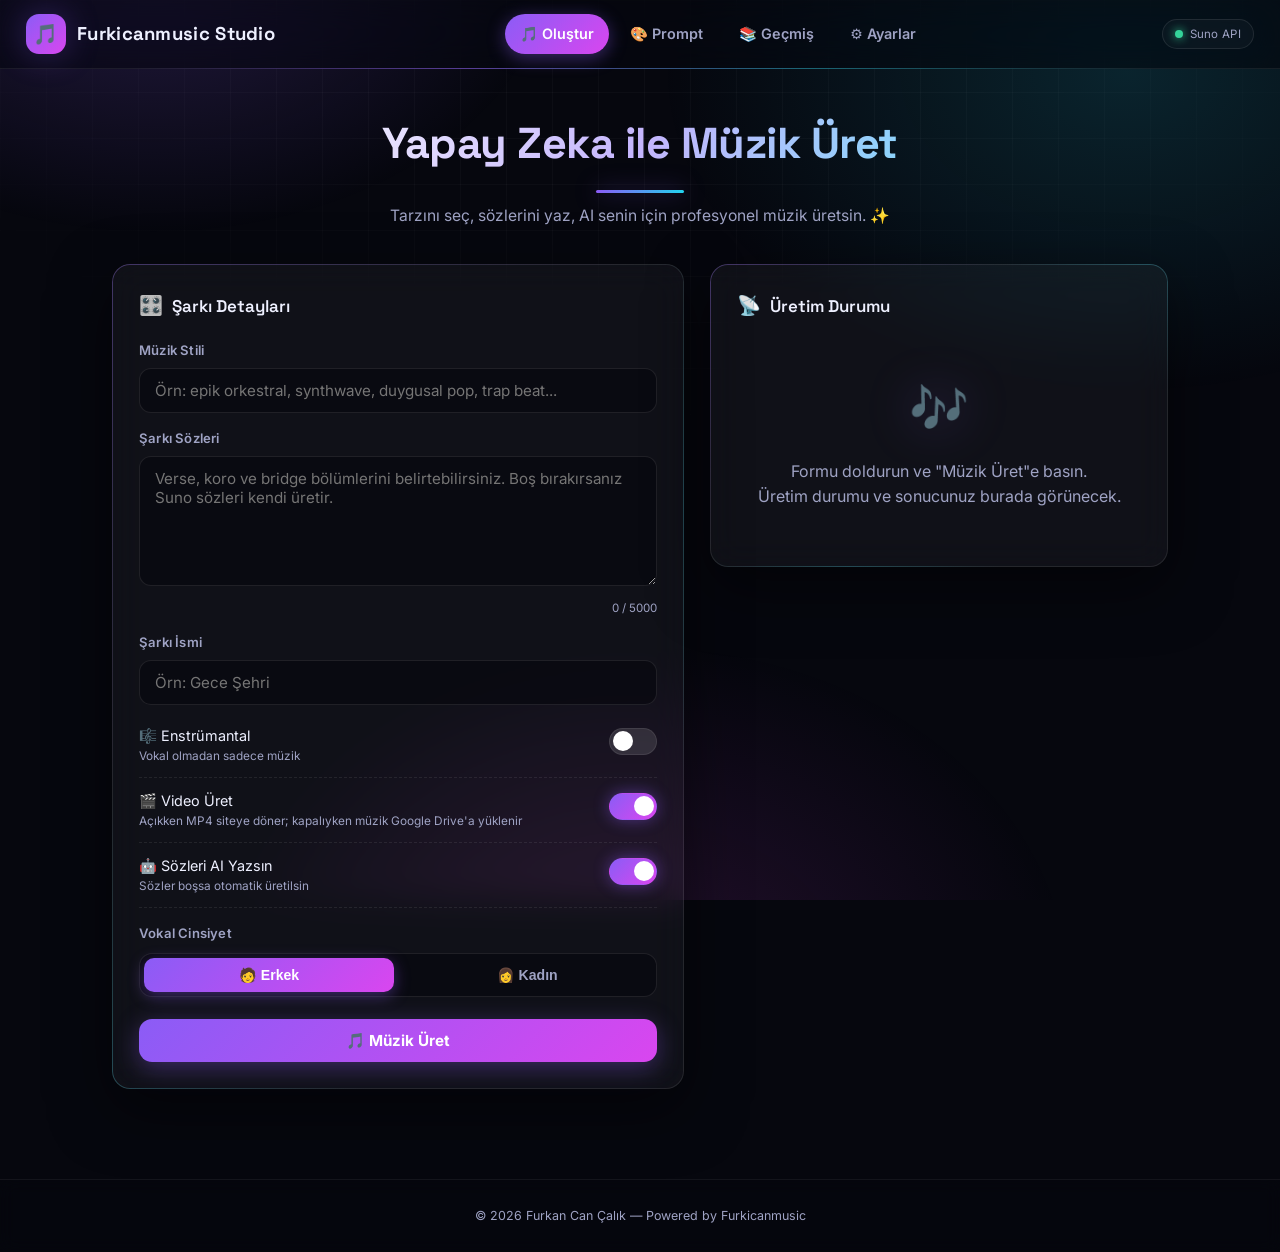
<file: index.html>
<!DOCTYPE html>
<html lang="tr">
<head>
  <meta charset="UTF-8" />
  <meta name="viewport" content="width=device-width, initial-scale=1.0" />
  <title>Furkicanmusic Studio — Müzik Oluştur</title>
  <meta name="description" content="Yapay zeka ile müzik üret. Stilini seç, sözlerini yaz, Suno.ai gücüyle profesyonel şarkı üret." />
  <link rel="stylesheet" href="assets/css/style.css?v=8" />
  <link rel="icon" href="data:image/svg+xml,<svg xmlns='http://www.w3.org/2000/svg' viewBox='0 0 100 100'><text y='.9em' font-size='90'>🎵</text></svg>" />
</head>
<body>
  <div class="container">
    <h1 class="page-title">Yapay Zeka ile Müzik Üret</h1>
    <p class="page-sub">Tarzını seç, sözlerini yaz, AI senin için profesyonel müzik üretsin. ✨</p>

    <div class="grid-2 cols-wide">
      <!-- Sol: Form -->
      <div class="card">
        <h3><span class="emoji">🎛️</span> Şarkı Detayları</h3>

        <label for="songStyle">Müzik Stili</label>
        <input type="text" id="songStyle" placeholder="Örn: epik orkestral, synthwave, duygusal pop, trap beat..." />

        <label for="songLyrics">Şarkı Sözleri</label>
        <textarea id="songLyrics" placeholder="Verse, koro ve bridge bölümlerini belirtebilirsiniz. Boş bırakırsanız Suno sözleri kendi üretir."></textarea>
        <div class="char-count" id="songLyricsCount">0 / 5000</div>

        <label for="songName">Şarkı İsmi</label>
        <input type="text" id="songName" placeholder="Örn: Gece Şehri" maxlength="80" />

        <div style="height: 8px"></div>

        <div class="toggle-row">
          <div>
            <span class="label">🎼 Enstrümantal</span>
            <span class="hint">Vokal olmadan sadece müzik</span>
          </div>
          <label class="switch">
            <input type="checkbox" id="instrumental" />
            <span class="slider"></span>
          </label>
        </div>

        <div class="toggle-row">
          <div>
            <span class="label">🎬 Video Üret</span>
            <span class="hint">Açıkken MP4 siteye döner; kapalıyken müzik Google Drive'a yüklenir</span>
          </div>
          <label class="switch">
            <input type="checkbox" id="makeVideo" checked />
            <span class="slider"></span>
          </label>
        </div>

        <div class="toggle-row">
          <div>
            <span class="label">🤖 Sözleri AI Yazsın</span>
            <span class="hint">Sözler boşsa otomatik üretilsin</span>
          </div>
          <label class="switch">
            <input type="checkbox" id="autoLyrics" checked />
            <span class="slider"></span>
          </label>
        </div>

        <label for="vocalGender">Vokal Cinsiyet</label>
        <div class="segmented">
          <button type="button" data-gender="erkek" class="active">🧑 Erkek</button>
          <button type="button" data-gender="kadin">👩 Kadın</button>
        </div>

        <button class="btn btn-primary" id="generateBtn">🎵 Müzik Üret</button>
      </div>

      <!-- Sağ: Durum / Sonuç -->
      <div>
        <div class="card" id="statusCard">
          <h3><span class="emoji">📡</span> Üretim Durumu</h3>
          <div id="statusIdle">
            <div class="empty-state" style="padding: 30px 10px">
              <div class="big">🎶</div>
              <p>Formu doldurun ve "Müzik Üret"e basın.<br />Üretim durumu ve sonucunuz burada görünecek.</p>
            </div>
          </div>

          <div id="statusLoading" class="hidden">
            <div class="progress-ring-wrap">
              <div class="eq" style="height: 40px">
                <span></span><span></span><span></span><span></span><span></span><span></span><span></span><span></span>
              </div>
              <div class="ring-label" id="statusMsg">Şarkınız hazırlanıyor...</div>
              <div class="timer" id="genTimer">00:00</div>
              <p class="timer-note" id="genTimerNote">⏱️ Tahmini bekleme süresi: 2-5 dakika</p>
            </div>
            <div class="status-steps">
              <div class="step" id="step-submitted"><span class="step-icon">📤</span> Gönderildi</div>
              <div class="step" id="step-pending"><span class="step-icon">⏳</span> Kuyrukta bekleniyor</div>
              <div class="step" id="step-generating"><span class="step-icon">🤖</span> AI besteliyor...</div>
              <div class="step hidden" id="step-video"><span class="step-icon">🎬</span> Video üretiliyor</div>
              <div class="step" id="step-complete"><span class="step-icon">✅</span> Müzik hazır</div>
            </div>
          </div>

          <div id="statusError" class="hidden">
            <div class="empty-state" style="padding: 24px 10px">
              <div class="big" id="errorIcon">😞</div>
              <h3 id="errorTitle">Bir Hata Oluştu</h3>
              <p id="errorMsg">Bir hata oluştu.</p>
              <div class="btn-row" style="justify-content: center">
                <button class="btn btn-ghost btn-sm" id="retryBtn">🔄 Tekrar Dene</button>
              </div>
            </div>
          </div>
        </div>

        <div id="resultCard" class="hidden" style="margin-top: 20px"></div>
      </div>
    </div>
  </div>

  <script src="assets/js/keys.js?v=2"></script>
  <script src="assets/js/common.js?v=10"></script>
  <script>
    renderShell("index.html");

    const $ = (id) => document.getElementById(id);
    let currentGender = "erkek";
    let generating = false;
    let currentVideoRequested = false;
    let timerInterval = null;
    const timerEl = $("genTimer");
    const timerNote = $("genTimerNote");

    function startTimer(videoOn) {
      if (timerInterval) clearInterval(timerInterval);
      timerNote.textContent = videoOn
        ? "⏱️ Tahmini bekleme süresi: 4-7 dakika (video üretimi dahil)"
        : "⏱️ Tahmini bekleme süresi: 2-5 dakika";
      const start = Date.now();
      timerEl.textContent = "00:00";
      timerInterval = setInterval(() => {
        const s = Math.floor((Date.now() - start) / 1000);
        timerEl.textContent =
          String(Math.floor(s / 60)).padStart(2, "0") + ":" + String(s % 60).padStart(2, "0");
      }, 1000);
    }

    function stopTimer() {
      if (timerInterval) {
        clearInterval(timerInterval);
        timerInterval = null;
      }
    }

    bindCharCount("songLyrics", 5000);

    const draft = sessionStorage.getItem("draftPrompt");
    const draftName = sessionStorage.getItem("draftSongName");
    const draftLyrics = sessionStorage.getItem("draftLyrics");
    if (draft) {
      $("songStyle").value = draft;
      toast("Prompt Oluşturucu'dan stil yüklendi 🎨", "success");
      sessionStorage.removeItem("draftPrompt");
    }
    if (draftName) {
      $("songName").value = draftName;
      sessionStorage.removeItem("draftSongName");
    }
    if (draftLyrics) {
      $("songLyrics").value = draftLyrics;
      toast("Şarkı sözleri hazırlandı ✍️", "info");
      sessionStorage.removeItem("draftLyrics");
    }
    if (sessionStorage.getItem("draftInstrumental")) {
      $("instrumental").checked = true;
      sessionStorage.removeItem("draftInstrumental");
    }

    document.querySelectorAll(".segmented button").forEach((b) => {
      b.addEventListener("click", () => {
        document.querySelectorAll(".segmented button").forEach((x) => x.classList.remove("active"));
        b.classList.add("active");
        currentGender = b.dataset.gender;
      });
    });

    function showStatus(state, msg) {
      state = String(state || "").toLowerCase();
      $("statusIdle").classList.toggle("hidden", true);
      $("statusError").classList.toggle("hidden", state !== "error");
      const isWorking = state !== "" && state !== "idle" && state !== "error";
      $("statusLoading").classList.toggle("hidden", !isWorking);
      $("statusMsg").textContent = msg || "";

      const stepVideo = $("step-video");
      stepVideo.classList.toggle("hidden", !currentVideoRequested);

      const genStates = ["generating", "text_success", "audio_success", "first_success", "processing", "working", "running", "producing", "create_success", "audio", "mp3"];
      const doneStates = ["success", "succeeded", "complete", "completed", "done", "finished", "successflag"];
      let activeSteps;
      if (doneStates.includes(state)) {
        activeSteps = ["step-submitted", "step-pending", "step-generating"];
        if (currentVideoRequested) activeSteps.push("step-video");
        activeSteps.push("step-complete");
      } else if (state === "video") {
        activeSteps = ["step-submitted", "step-pending", "step-generating", "step-video"];
      } else if (genStates.includes(state)) {
        activeSteps = ["step-submitted", "step-pending", "step-generating"];
      } else if (["pending", "queued", "queue", "waiting", "wait"].includes(state)) {
        activeSteps = ["step-submitted", "step-pending"];
      } else if (["submitted", "created", "create", "new"].includes(state)) {
        activeSteps = ["step-submitted"];
      }

      ["step-submitted", "step-pending", "step-generating", "step-video", "step-complete"].forEach((s) => setStep(s, null));
      if (activeSteps) {
        activeSteps.forEach((s, i) => {
          setStep(s, i === activeSteps.length - 1 ? "active" : "done");
        });
      }
      if (state === "error") setStep("step-submitted", "error");
    }

    function renderResult(track) {
      const card = $("resultCard");
      const title = track.title || "Şarkı";
      const image = track.imageUrl || "assets/img/cover-placeholder.svg";
      const tags = track.tags || "";
      const isVideo = !!track.isVideo || (track.blobMime && (track.blobMime.includes("video") || track.blobMime.includes("mp4")));
      const ext = isVideo ? "mp4" : "mp3";
      const note = track.note ? `<p style="font-size:0.78rem;color:var(--success);margin-top:10px">ℹ️ ${track.note}</p>` : "";

      card.innerHTML = `
        <div class="song-card">
          <div class="cover">
            <span class="badge">✨ AI Üretimi — ${track.provider === "suno" ? "Suno API" : "n8n"}</span>
            <img src="${image}" alt="${title}" onerror="this.src='assets/img/cover-placeholder.svg'" />
            <div class="meta">
              <h4>${title}</h4>
              <p>${tags || "Şarkı"}</p>
            </div>
          </div>
          <div class="body">
            ${isVideo
              ? `<video controls src="${track.audioUrl}" preload="metadata" style="width:100%;border-radius:10px;background:#000"></video>`
              : `<audio controls src="${track.audioUrl}" preload="metadata"></audio>`}
            ${note}
            <div class="btn-row">
              <button class="btn btn-ghost btn-sm" onclick="downloadFile('${track.audioUrl}', '${title.replace(/['"]/g, "")}.${ext}')">⬇️ İndir ${ext.toUpperCase()}</button>
              <button class="btn btn-ghost btn-sm" onclick="location.href='index.html'">➕ Yeni Müzik</button>
            </div>
          </div>
        </div>`;

      card.classList.remove("hidden");

      History.add({
        id: track.id,
        provider: track.provider,
        title,
        tags,
        audioUrl: track.audioUrl,
        videoUrl: track.videoUrl || "",
        isVideo,
        imageUrl: image,
        blobMime: track.blobMime || "",
        createdAt: new Date().toISOString(),
      });
    }

    $("generateBtn").addEventListener("click", async () => {
      if (generating) return;
      generating = true;
      $("generateBtn").disabled = true;
      $("resultCard").classList.add("hidden");
      stopTimer();

      let payload;
      try {
        const style = $("songStyle").value.trim();
        const lyrics = $("songLyrics").value.trim();
        const title = $("songName").value.trim();
        const instrumental = $("instrumental").checked;
        const video = $("makeVideo").checked;
        const autoLyrics = $("autoLyrics").checked;

        const finalStyle = style || (typeof randomMusicStyle === "function" ? randomMusicStyle() : "turkish pop, emotional");
        const finalTitle = title || (typeof randomSongTitle === "function" ? randomSongTitle() : "Yeni Şarkı");
        const finalLyrics = lyrics || generateLyrics(finalStyle, finalTitle);

        if (!style) {
          $("songStyle").value = finalStyle;
          toast("Stil boştu, otomatik oluşturuldu: " + finalStyle, "info");
        }
        if (!title) {
          $("songName").value = finalTitle;
          toast("Şarkı adı boştu, otomatik oluşturuldu: " + finalTitle, "info");
        }
        if (!lyrics) {
          $("songLyrics").value = finalLyrics;
          toast(autoLyrics ? "Sözler AI tarafından oluşturuldu" : "Söz yazılmadı, AI otomatik söz üretti", "info");
        }

        const genderLabel = currentGender === "erkek" ? "Erkek" : "Kadın";

        payload = {
          style: finalStyle,
          prompt: finalLyrics,
          songTitle: finalTitle,
          instrumental,
          video,
          vokalCinsiyet: genderLabel,
          gender: genderLabel,
        };

        currentVideoRequested = !!video;
        showStatus("loading", "Şarkınız hazırlanıyor...");
        startTimer(video);
      } catch (e) {
        generating = false;
        $("generateBtn").disabled = false;
        showStatus("error", "Form hazırlanırken bir hata oluştu: " + e.message);
        $("errorMsg").textContent = e.message;
        return;
      }

      try {
        await startGeneration(payload, {
          onProgress: (state) => {
            const msgMap = {
              submitted: "Gönderildi, bekleyin...",
              pending: "Kuyrukta bekleniyor...",
              generating: "AI notaları ve sözleri besteliyor, lütfen bekleyin.",
              text_success: "AI besteliyor... (sözler hazır)",
              audio_success: "AI besteliyor... (müzik hazırlanıyor)",
              first_success: "AI besteliyor... (ilk parça hazır)",
              processed: "İşleniyor...",
              video: "MP4 video hazırlanıyor, bu birkaç dakika sürebilir...",
              complete: "Müziğiniz hazır! 🎉",
              success: "Müziğiniz hazır! 🎉",
            };
            showStatus(state, msgMap[state] || msgMap[state.split("_").slice(-1)[0]] || "İşleniyor...");
          },
          onDone: (result) => {
            generating = false;
            $("generateBtn").disabled = false;
            stopTimer();
            if (result.status === "submitted") {
              $("errorIcon").textContent = "📤";
              $("errorTitle").textContent = "n8n Akışı Tetiklendi";
              showStatus("error", result.message);
              toast("n8n akışı tetiklendi", "success");
              return;
            }
            $("errorIcon").textContent = "😞";
            $("errorTitle").textContent = "Bir Hata Oluştu";
            showStatus("complete", "Müziğiniz hazır! 🎉");
            renderResult(result);
            toast("Müzik oluşturuldu! 🎉", "success", 5000);
          },
          onError: (msg) => {
            generating = false;
            $("generateBtn").disabled = false;
            stopTimer();
            showStatus("error", msg);
            $("errorMsg").textContent = msg;
            toast(msg, "error", 6000);
          },
        });
      } catch (e) {
        generating = false;
        $("generateBtn").disabled = false;
        stopTimer();
        showStatus("error", e.message);
      }
    });

    $("retryBtn").addEventListener("click", () => {
      $("generateBtn").click();
    });
  </script>
</body>
</html>
</file>
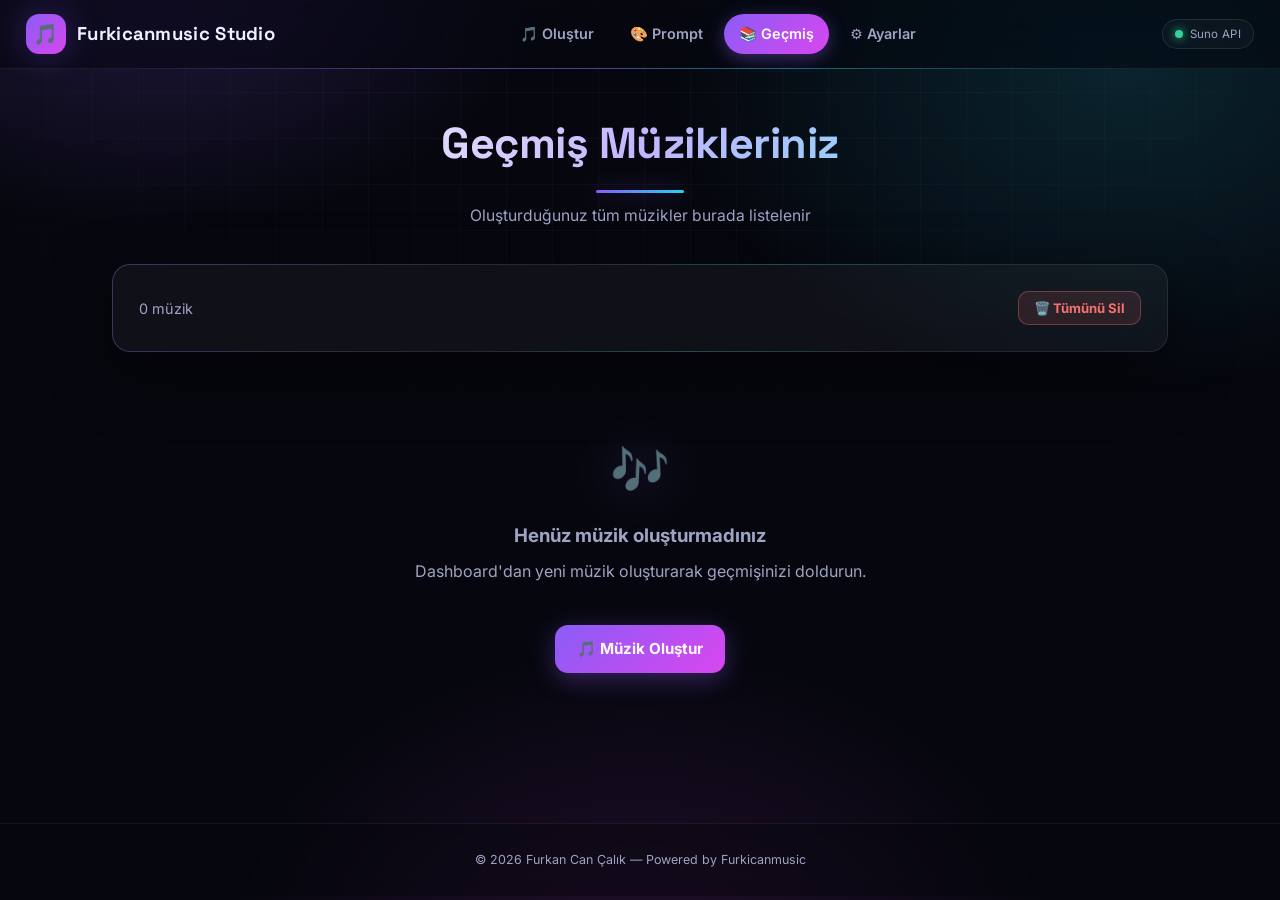
<file: history.html>
<!DOCTYPE html>
<html lang="tr">
<head>
  <meta charset="UTF-8" />
  <meta name="viewport" content="width=device-width, initial-scale=1.0" />
  <title>Furkicanmusic Studio — Geçmiş</title>
  <meta name="description" content="Oluşturduğunuz tüm müzikler burada listelenir." />
  <link rel="stylesheet" href="assets/css/style.css?v=8" />
  <link rel="icon" href="data:image/svg+xml,<svg xmlns='http://www.w3.org/2000/svg' viewBox='0 0 100 100'><text y='.9em' font-size='90'>📚</text></svg>" />
</head>
<body>
  <div class="container">
    <h1 class="page-title">Geçmiş Müzikleriniz</h1>
    <p class="page-sub">Oluşturduğunuz tüm müzikler burada listelenir</p>

    <div class="card" style="margin-bottom: 20px">
      <div class="btn-row" style="margin-top: 0; justify-content: space-between; align-items: center">
        <span id="historyCount" style="color: var(--text-dim); font-size: 0.9rem">0 müzik</span>
        <button class="btn btn-danger btn-sm" id="clearAllBtn">🗑️ Tümünü Sil</button>
      </div>
    </div>

    <div id="historyList"></div>

    <div id="emptyState" class="empty-state hidden">
      <div class="big">🎶</div>
      <h3>Henüz müzik oluşturmadınız</h3>
      <p style="margin: 8px 0 18px">Dashboard'dan yeni müzik oluşturarak geçmişinizi doldurun.</p>
      <a href="index.html" class="btn btn-primary" style="width: auto">🎵 Müzik Oluştur</a>
    </div>
  </div>

  <script src="assets/js/keys.js?v=2"></script>
  <script src="assets/js/common.js?v=10"></script>
  <script>
    renderShell("/history.html");

    const listEl = document.getElementById("historyList");
    const emptyEl = document.getElementById("emptyState");
    const countEl = document.getElementById("historyCount");

    /* Paylaşım platformları (marka ikonları inline SVG) */
    const SHARE_META = {
      wa: { label: "WhatsApp", cls: "share-wa", icon: '<svg viewBox="0 0 24 24" aria-hidden="true"><path d="M17.472 14.382c-.297-.149-1.758-.867-2.03-.967-.273-.099-.471-.148-.67.15-.197.297-.767.966-.94 1.164-.173.199-.347.223-.644.075-.297-.15-1.255-.463-2.39-1.475-.883-.788-1.48-1.761-1.653-2.059-.173-.297-.018-.458.13-.606.134-.133.297-.347.446-.52.149-.174.198-.298.298-.497.099-.198.05-.371-.025-.52-.075-.149-.669-1.612-.916-2.207-.242-.579-.487-.5-.669-.51-.173-.008-.371-.01-.57-.01-.198 0-.52.074-.792.372-.272.297-1.04 1.016-1.04 2.479 0 1.462 1.065 2.875 1.213 3.074.149.198 2.096 3.2 5.077 4.487.709.306 1.262.489 1.694.625.712.227 1.36.195 1.871.118.571-.085 1.758-.719 2.006-1.413.248-.694.248-1.289.173-1.413-.074-.124-.272-.198-.57-.347m-5.421 7.403h-.004a9.87 9.87 0 01-5.031-1.378l-.361-.214-3.741.982.998-3.648-.235-.374a9.86 9.86 0 01-1.51-5.26c.001-5.45 4.436-9.884 9.888-9.884 2.64 0 5.122 1.03 6.988 2.898a9.825 9.825 0 012.893 6.994c-.003 5.45-4.437 9.884-9.885 9.884m8.413-18.297A11.815 11.815 0 0012.05 0C5.495 0 .16 5.335.157 11.892c0 2.096.547 4.142 1.588 5.945L.057 24l6.305-1.654a11.882 11.882 0 005.683 1.448h.005c6.554 0 11.89-5.335 11.893-11.893a11.821 11.821 0 00-3.48-8.413z"/></svg>' },
      tg: { label: "Telegram", cls: "share-tg", icon: '<svg viewBox="0 0 24 24" aria-hidden="true"><path d="M11.944 0A12 12 0 000 12a12 12 0 0012 12 12 12 0 0012-12A12 12 0 0012 0a12 12 0 00-.056 0zm4.962 7.224c.1-.002.321.023.465.14a.506.506 0 01.171.325c.016.093.036.306.02.472-.18 1.898-.962 6.502-1.36 8.627-.168.9-.499 1.201-.82 1.23-.696.065-1.225-.46-1.9-.902-1.056-.693-1.653-1.124-2.678-1.8-1.185-.78-.417-1.21.258-1.91.177-.184 3.247-2.977 3.307-3.23.007-.032.014-.15-.056-.212s-.174-.041-.249-.024c-.106.024-1.793 1.14-5.061 3.345-.48.33-.913.49-1.302.48-.428-.008-1.252-.241-1.865-.44-.752-.245-1.349-.374-1.297-.789.027-.216.325-.437.893-.663 3.498-1.524 5.83-2.529 6.998-3.014 3.332-1.386 4.025-1.627 4.476-1.635z"/></svg>' },
      ig: { label: "Instagram", cls: "share-ig", icon: '<svg viewBox="0 0 24 24" aria-hidden="true"><path d="M12 2.163c3.204 0 3.584.012 4.85.07 3.252.148 4.771 1.691 4.919 4.919.058 1.265.069 1.645.069 4.849 0 3.205-.012 3.584-.069 4.849-.149 3.225-1.664 4.771-4.919 4.919-1.266.058-1.644.07-4.85.07-3.204 0-3.584-.012-4.849-.07-3.26-.149-4.771-1.699-4.919-4.92-.058-1.265-.07-1.644-.07-4.849 0-3.204.013-3.583.07-4.849.149-3.227 1.664-4.771 4.919-4.919 1.266-.057 1.645-.069 4.849-.069zm0-2.163c-3.259 0-3.667.014-4.947.072-4.358.2-6.78 2.618-6.98 6.98-.059 1.281-.073 1.689-.073 4.948 0 3.259.014 3.668.072 4.948.2 4.358 2.618 6.78 6.98 6.98 1.281.058 1.689.072 4.948.072 3.259 0 3.668-.014 4.948-.072 4.354-.2 6.782-2.618 6.979-6.98.059-1.28.073-1.689.073-4.948 0-3.259-.014-3.667-.072-4.947-.196-4.354-2.617-6.78-6.979-6.98-1.281-.059-1.69-.073-4.949-.073zm0 5.838a6.162 6.162 0 100 12.324 6.162 6.162 0 000-12.324zm0 10.162a4 4 0 110-8 4 4 0 010 8zm6.406-11.845a1.44 1.44 0 100 2.881 1.44 1.44 0 000-2.881z"/></svg>' },
      yt: { label: "YouTube", cls: "share-yt", icon: '<svg viewBox="0 0 24 24" aria-hidden="true"><path d="M23.498 6.186a3.016 3.016 0 00-2.122-2.136C19.505 3.545 12 3.545 12 3.545s-7.505 0-9.377.505A3.017 3.017 0 00.502 6.186C0 8.07 0 12 0 12s0 3.93.502 5.814a3.016 3.016 0 002.122 2.136c1.871.505 9.376.505 9.376.505s7.505 0 9.377-.505a3.015 3.015 0 002.122-2.136C24 15.93 24 12 24 12s0-3.93-.502-5.814zM9.545 15.568V8.432L15.818 12l-6.273 3.568z"/></svg>' },
    };

    function render() {
      const items = History.getAll();
      countEl.textContent = `${items.length} müzik`;
      emptyEl.classList.toggle("hidden", items.length > 0);
      listEl.innerHTML = "";

      items.forEach((item) => {
        const row = document.createElement("div");
        row.className = "history-item";
        const date = new Date(item.createdAt).toLocaleString("tr-TR", { dateStyle: "medium", timeStyle: "short" });
        const badge = item.provider === "suno" ? "✨ Suno API" : "🔗 n8n";

        row.innerHTML = `
          <div class="h-cover">
            ${item.imageUrl && item.imageUrl !== "assets/img/cover-placeholder.svg"
              ? `<img src="${item.imageUrl}" alt="" style="width:100%;height:100%;border-radius:10px;object-fit:cover" onerror="this.remove()" />`
              : "🎵"}
          </div>
          <div class="h-info">
            <h5>${item.title || "Şarkı"} <span style="font-size:0.7rem;color:var(--text-dim)">${badge}${item.isVideo ? " 🎬" : ""}</span></h5>
            <p>${item.tags || "—"} · ${date}</p>
          </div>
          <div class="h-actions">
            ${Object.entries(SHARE_META).map(([k, m]) => `
              <button class="share-btn ${m.cls}" title="${m.label} üzerinden paylaş" onclick="shareSong(this, '${k}')" data-audio="${item.audioUrl}" data-title="${String(item.title || "").replace(/["']/g, "")}">${m.icon}</button>`).join("")}
            <button class="btn btn-ghost btn-sm" onclick="playItem(this)" data-audio="${item.audioUrl}" data-video="${item.isVideo ? "1" : ""}" data-title="${String(item.title || "").replace(/["']/g, "")}" data-image="${String(item.imageUrl || "").replace(/["']/g, "")}">▶️</button>
            <button class="btn btn-danger btn-sm" onclick="deleteItem('${item.id}')">✖</button>
          </div>`;
        listEl.appendChild(row);
      });
    }

    window.playItem = function (btn) {
      const url = btn.dataset.audio;
      if (!url) return;
      Player.play({
        url,
        isVideo: btn.dataset.video === "1",
        title: btn.dataset.title || "Şarkı",
        imageUrl: btn.dataset.image || "",
      });
      toast("🎵 Çalıyor — diğer sayfalara geçseniz de devam eder", "info", 2500);
    };

    window.shareSong = function (btn, platform) {
      const url = btn.dataset.audio;
      const title = btn.dataset.title || "Şarkı";
      if (!url) return;
      const text = "🎵 " + title;
      const open = (u) => window.open(u, "_blank", "noopener");
      if (platform === "wa") {
        open("https://wa.me/?text=" + encodeURIComponent(text + "\n" + url));
      } else if (platform === "tg") {
        open("https://t.me/share/url?url=" + encodeURIComponent(url) + "&text=" + encodeURIComponent(text));
      } else if (platform === "ig") {
        copyText(url);
        open("https://www.instagram.com/");
        toast("Bağlantı kopyalandı — Instagram'da yapıştırabilirsin", "info", 3500);
      } else if (platform === "yt") {
        copyText(url);
        open("https://www.youtube.com/");
        toast("Bağlantı kopyalandı — YouTube'da paylaşabilirsin", "info", 3500);
      }
    };

    window.deleteItem = function (id) {
      History.remove(id);
      render();
      toast("Kayıt silindi", "info");
    };

    document.getElementById("clearAllBtn").addEventListener("click", () => {
      if (!confirm("Tüm geçmiş silinsin mi?")) return;
      History.clear();
      render();
      toast("Geçmiş temizlendi", "success");
    });

    render();
  </script>
</body>
</html>
</file>
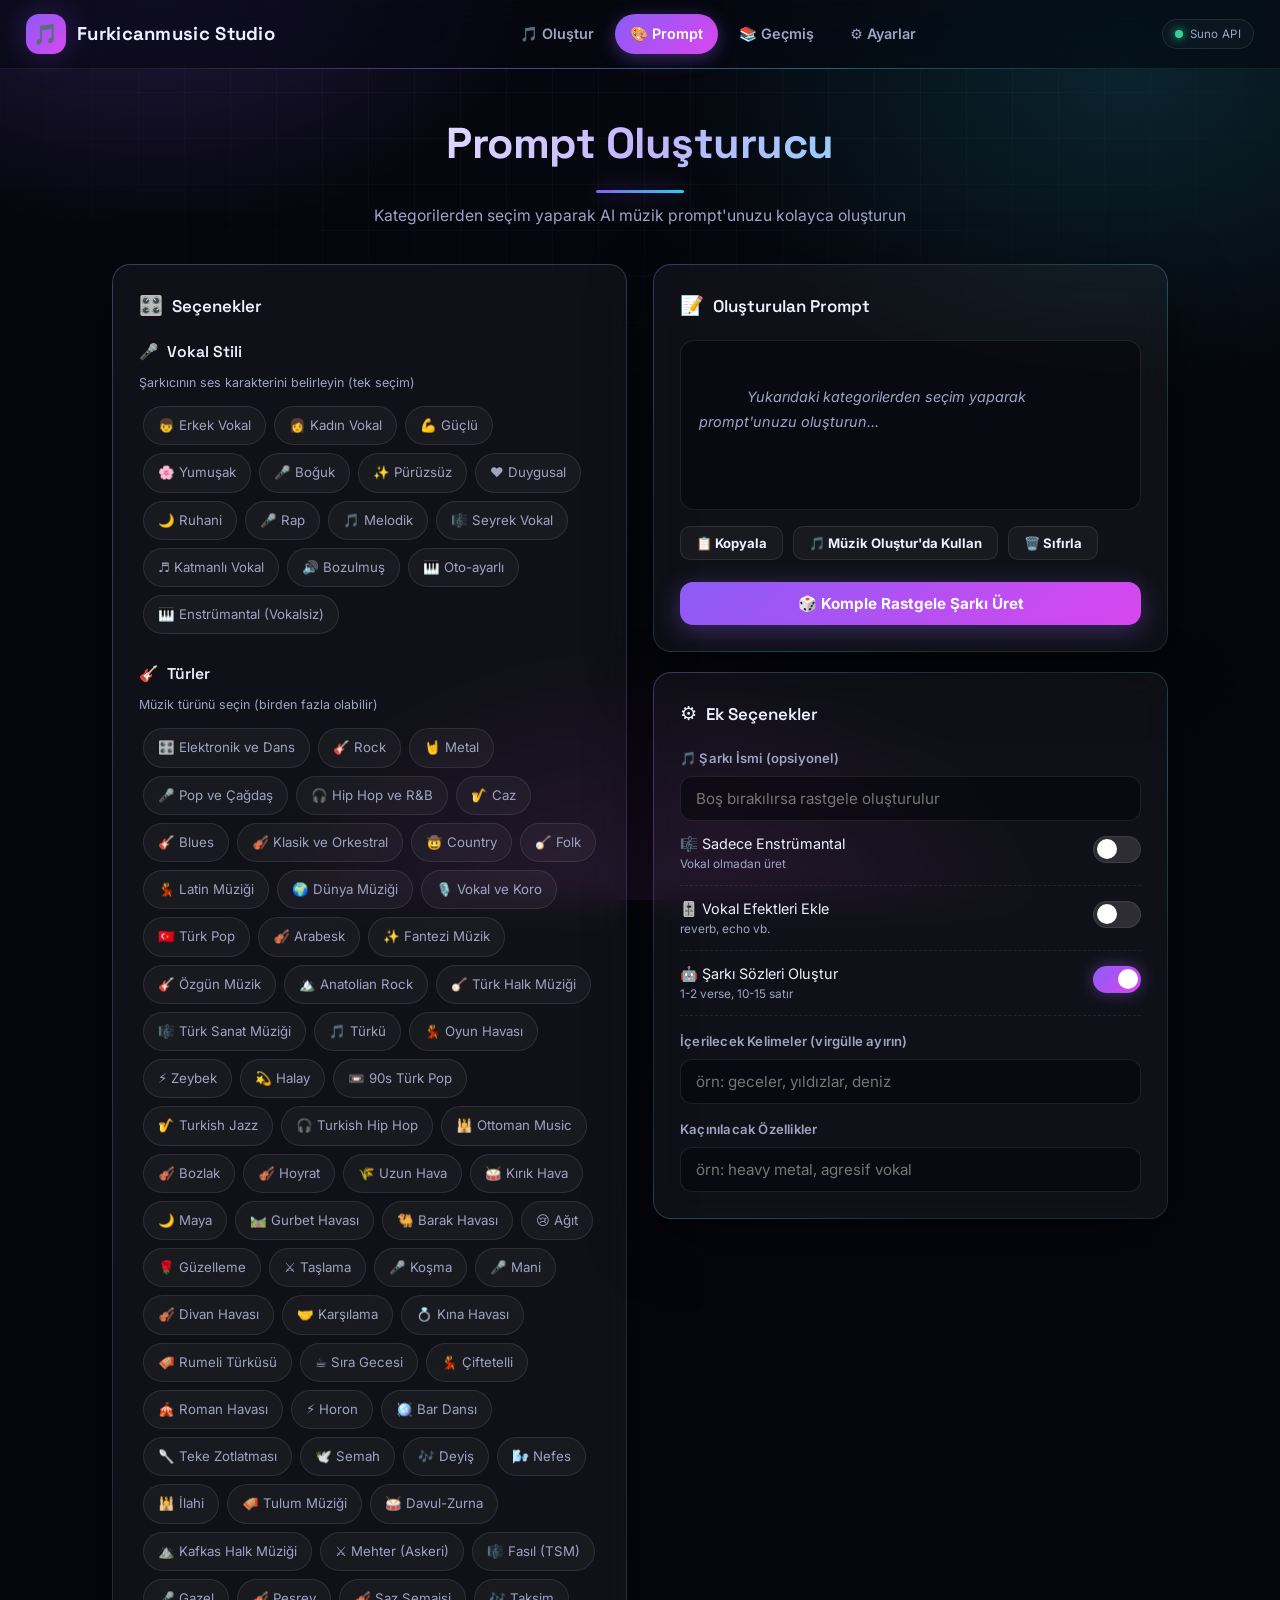
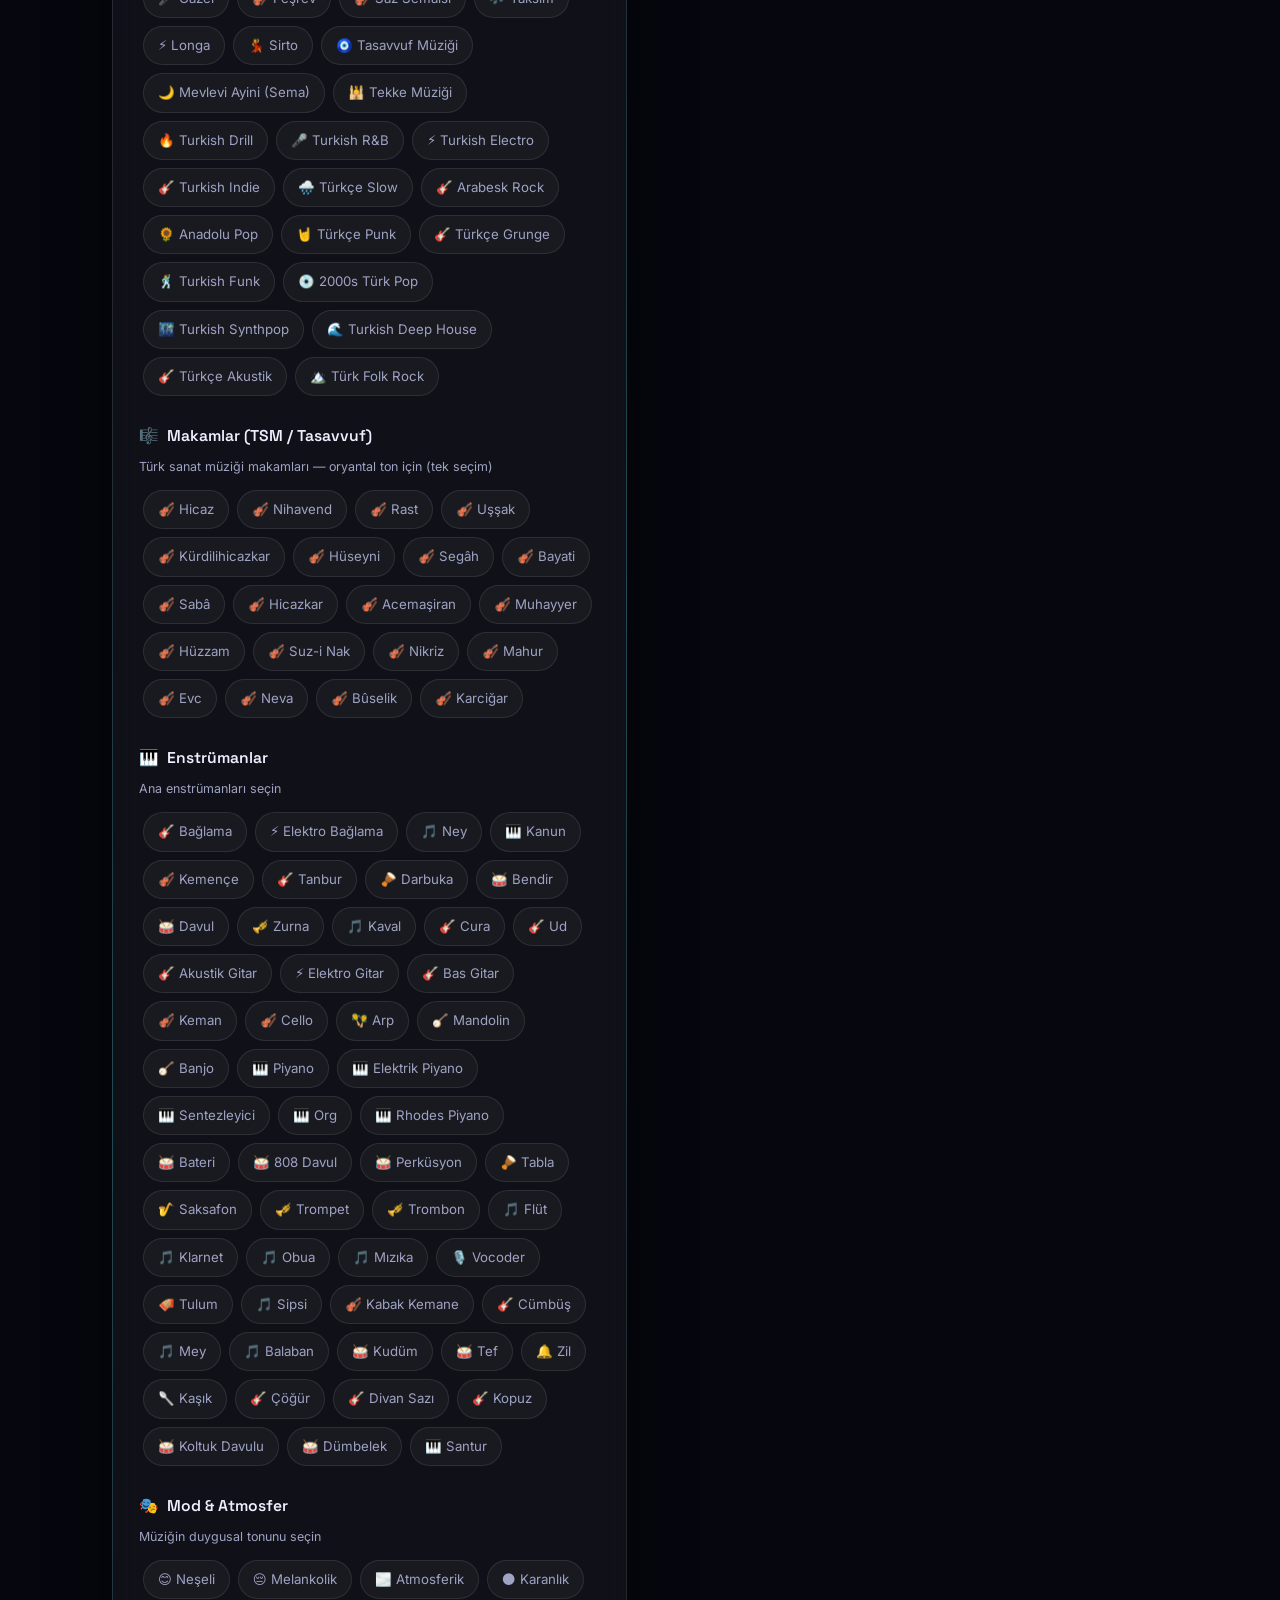
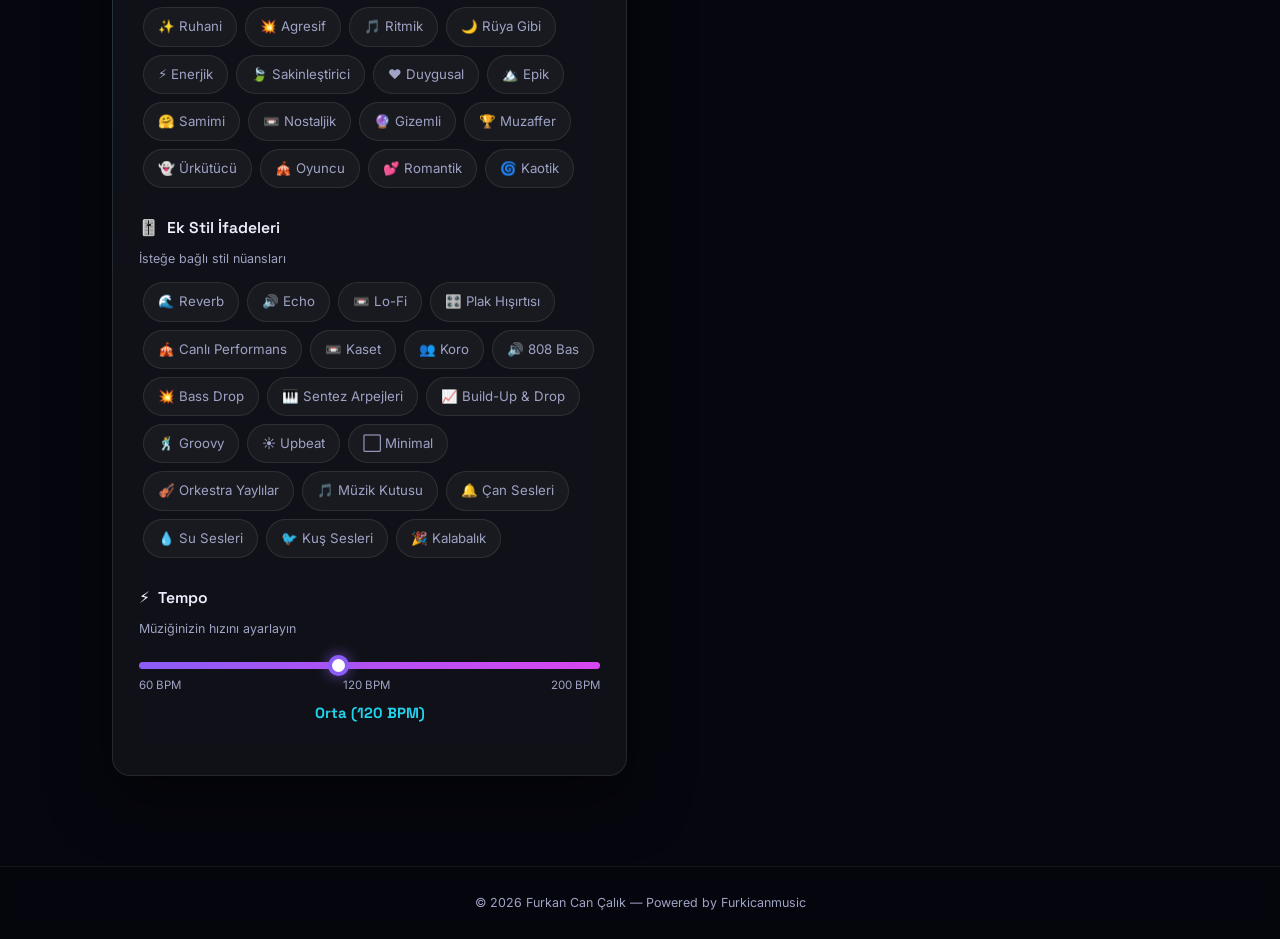
<file: prompt.html>
<!DOCTYPE html>
<html lang="tr">
<head>
  <meta charset="UTF-8" />
  <meta name="viewport" content="width=device-width, initial-scale=1.0" />
  <title>Furkicanmusic Studio — Prompt Oluşturucu</title>
  <meta name="description" content="Kategorilerden seçim yaparak profesyonel AI müzik prompt'u oluşturun." />
  <link rel="stylesheet" href="assets/css/style.css?v=8" />
  <link rel="icon" href="data:image/svg+xml,<svg xmlns='http://www.w3.org/2000/svg' viewBox='0 0 100 100'><text y='.9em' font-size='90'>🎨</text></svg>" />
</head>
<body>
  <div class="container">
    <h1 class="page-title">Prompt Oluşturucu</h1>
    <p class="page-sub">Kategorilerden seçim yaparak AI müzik prompt'unuzu kolayca oluşturun</p>

    <div class="grid-2">
      <!-- Sol: Kategoriler -->
      <div class="card">
        <h3><span class="emoji">🎛️</span> Seçenekler</h3>
        <div id="categories"></div>
      </div>

      <!-- Sağ: Çıktı -->
      <div>
        <div class="card">
          <h3><span class="emoji">📝</span> Oluşturulan Prompt</h3>
          <div class="prompt-box placeholder" id="promptOutput">
            Yukarıdaki kategorilerden seçim yaparak prompt'unuzu oluşturun...
          </div>

          <div class="btn-row">
            <button class="btn btn-ghost btn-sm" id="copyBtn">📋 Kopyala</button>
            <button class="btn btn-ghost btn-sm" id="useBtn">🎵 Müzik Oluştur'da Kullan</button>
            <button class="btn btn-ghost btn-sm" id="clearBtn">🗑️ Sıfırla</button>
          </div>
          <button class="btn btn-primary" id="randomBtn">🎲 Komple Rastgele Şarkı Üret</button>
        </div>

        <div class="card" style="margin-top: 20px">
          <h3><span class="emoji">⚙️</span> Ek Seçenekler</h3>

          <label for="songTitleInput">🎵 Şarkı İsmi (opsiyonel)</label>
          <input type="text" id="songTitleInput" placeholder="Boş bırakılırsa rastgele oluşturulur" maxlength="80" />

          <div class="toggle-row">
            <div>
              <span class="label">🎼 Sadece Enstrümantal</span>
              <span class="hint">Vokal olmadan üret</span>
            </div>
            <label class="switch">
              <input type="checkbox" id="optInstrumental" />
              <span class="slider"></span>
            </label>
          </div>

          <div class="toggle-row">
            <div>
              <span class="label">🎚️ Vokal Efektleri Ekle</span>
              <span class="hint">reverb, echo vb.</span>
            </div>
            <label class="switch">
              <input type="checkbox" id="optEffects" />
              <span class="slider"></span>
            </label>
          </div>

          <div class="toggle-row">
            <div>
              <span class="label">🤖 Şarkı Sözleri Oluştur</span>
              <span class="hint">1-2 verse, 10-15 satır</span>
            </div>
            <label class="switch">
              <input type="checkbox" id="optAutoLyrics" checked />
              <span class="slider"></span>
            </label>
          </div>

          <label for="optWords">İçerilecek Kelimeler (virgülle ayırın)</label>
          <input type="text" id="optWords" placeholder="örn: geceler, yıldızlar, deniz" />

          <label for="optNegative">Kaçınılacak Özellikler</label>
          <input type="text" id="optNegative" placeholder="örn: heavy metal, agresif vokal" />
        </div>
      </div>
    </div>
  </div>

  <script src="assets/js/keys.js?v=2"></script>
  <script src="assets/js/common.js?v=10"></script>
  <script src="assets/js/prompt.js?v=5"></script>
  <script>
    renderShell("/prompt.html");
  </script>
</body>
</html>
</file>
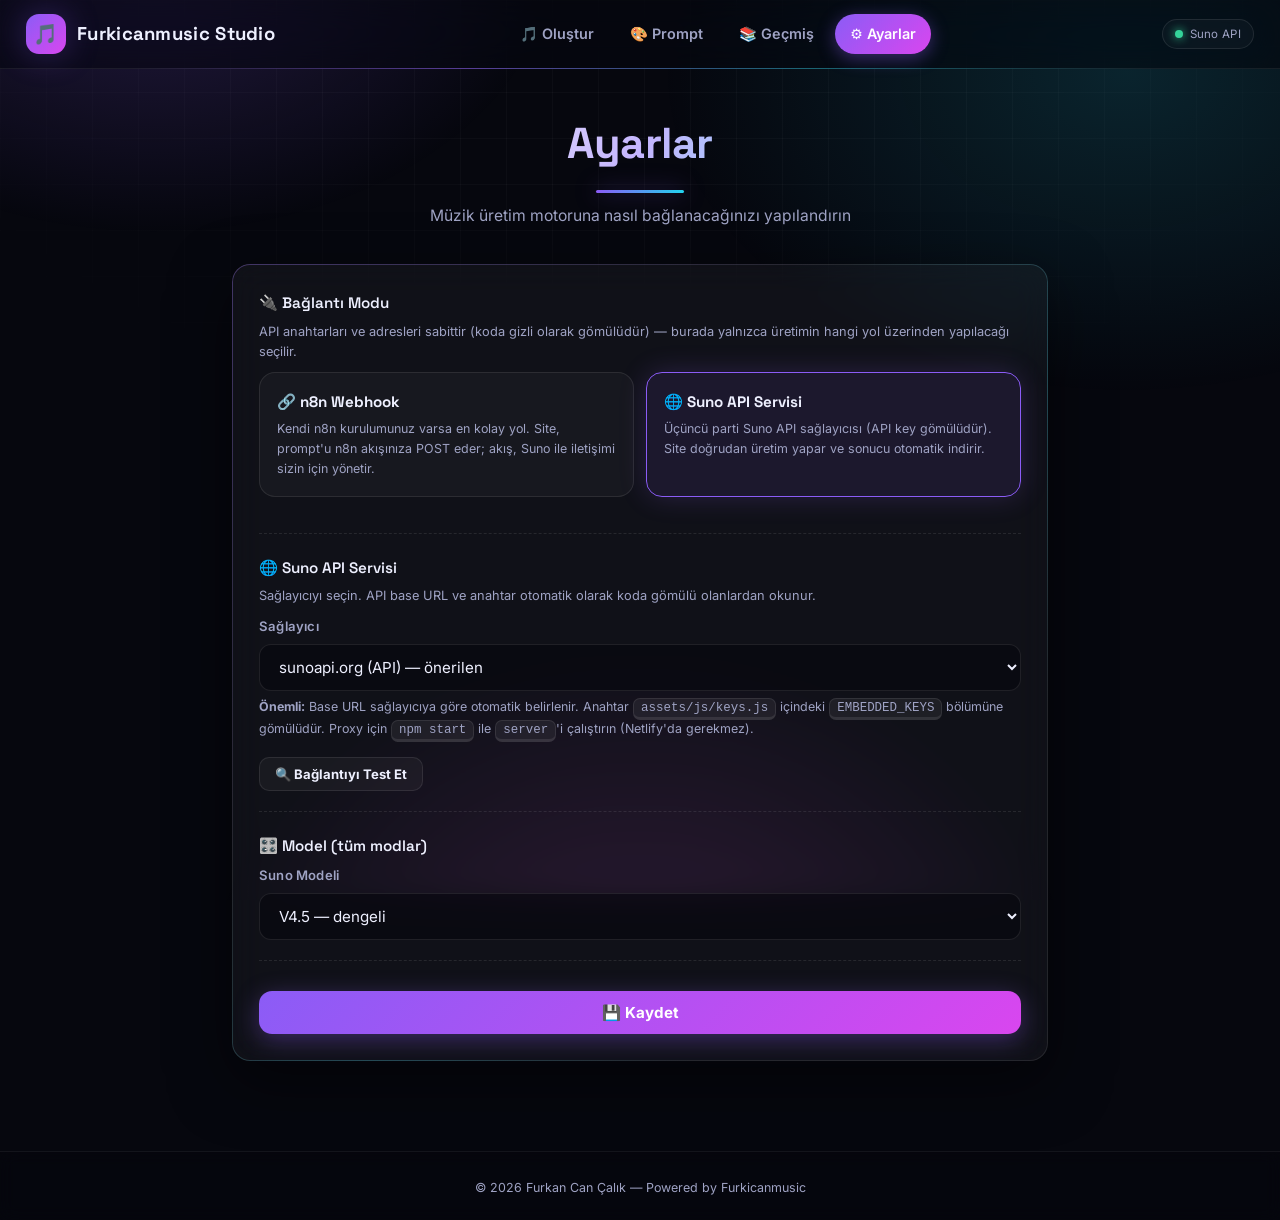
<file: settings.html>
<!DOCTYPE html>
<html lang="tr">
<head>
  <meta charset="UTF-8" />
  <meta name="viewport" content="width=device-width, initial-scale=1.0" />
  <title>Furkicanmusic Studio — Ayarlar</title>
  <meta name="description" content="Müzik üretim motoru bağlantı modu." />
  <link rel="stylesheet" href="assets/css/style.css?v=8" />
  <link rel="icon" href="data:image/svg+xml,<svg xmlns='http://www.w3.org/2000/svg' viewBox='0 0 100 100'><text y='.9em' font-size='90'>⚙️</text></svg>" />
</head>
<body>
  <div class="container" style="max-width: 860px">
    <h1 class="page-title">Ayarlar</h1>
    <p class="page-sub">Müzik üretim motoruna nasıl bağlanacağınızı yapılandırın</p>

    <div class="card">
      <div class="setting-group">
        <h4>🔌 Bağlantı Modu</h4>
        <div class="desc">
          API anahtarları ve adresleri sabittir (koda gizli olarak gömülüdür) — burada yalnızca
          üretimin hangi yol üzerinden yapılacağı seçilir.
        </div>

        <div class="mode-cards">
          <div class="mode-card" data-mode="n8n">
            <div class="mode-title">🔗 n8n Webhook</div>
            <div class="mode-desc">
              Kendi n8n kurulumunuz varsa en kolay yol. Site, prompt'u n8n akışınıza POST eder;
              akış, Suno ile iletişimi sizin için yönetir.
            </div>
          </div>
          <div class="mode-card" data-mode="suno">
            <div class="mode-title">🌐 Suno API Servisi</div>
            <div class="mode-desc">
              Üçüncü parti Suno API sağlayıcısı (API key gömülüdür). Site doğrudan üretim yapar
              ve sonucu otomatik indirir.
            </div>
          </div>
        </div>
      </div>

      <!-- n8n bilgi -->
      <div class="setting-group hidden" id="n8nSettings">
        <h4>🔗 n8n Webhook</h4>
        <div class="desc">
          Webhook adresi sabittir (anahtar koda gömülüdür). Arayüzden değiştirilemez;
          değiştirmek için <kbd>assets/js/keys.js</kbd> dosyasındaki
          <kbd>EMBEDDED_N8N.webhookUrl</kbd> değerini düzenleyin.
        </div>
        <div class="hint-text">
          n8n'de <b>Webhook</b> düğümü POST olarak aktif olmalı ve "Respond to Webhook" açık olmalıdır.
          CORS engeli için <kbd>server/server.js</kbd> proxy'si (<kbd>npm start</kbd>) veya proxy URL gerekir.
        </div>
      </div>

      <!-- Suno API ayarları -->
      <div class="setting-group hidden" id="sunoSettings">
        <h4>🌐 Suno API Servisi</h4>
        <div class="desc">
          Sağlayıcıyı seçin. API base URL ve anahtar otomatik olarak koda gömülü olanlardan okunur.
        </div>

        <label for="sunoApiType">Sağlayıcı</label>
        <select id="sunoApiType">
          <option value="sunoapi">sunoapi.org (API) — önerilen</option>
          <option value="sunor">sunor.cc</option>
          <option value="songapi">songapi.dev</option>
          <option value="apiframe">apiframe.ai</option>
          <option value="gcui">gcui-art/suno-api (self-hosted)</option>
        </select>

        <div class="hint-text">
          <b>Önemli:</b> Base URL sağlayıcıya göre otomatik belirlenir. Anahtar
          <kbd>assets/js/keys.js</kbd> içindeki <kbd>EMBEDDED_KEYS</kbd> bölümüne gömülüdür.
          Proxy için <kbd>npm start</kbd> ile <kbd>server</kbd>'i çalıştırın (Netlify'da gerekmez).
        </div>

        <div class="btn-row">
          <button class="btn btn-ghost btn-sm" id="testSunoBtn">🔍 Bağlantıyı Test Et</button>
        </div>
      </div>

      <div class="setting-group">
        <h4>🎛️ Model (tüm modlar)</h4>
        <label for="modelSelect">Suno Modeli</label>
        <select id="modelSelect">
          <option value="V4_5">V4.5 — dengeli</option>
          <option value="V4_5PLUS">V4.5+ — daha zengin ses</option>
          <option value="V4_5ALL">V4.5-all — daha iyi yapı</option>
          <option value="V5">V5 — üstün ifade, hızlı</option>
          <option value="V5_5">V5.5 — en yeni (10-360 sn özel süre)</option>
        </select>
      </div>

      <button class="btn btn-primary" id="saveBtn" style="margin-top: 8px">💾 Kaydet</button>
    </div>
  </div>

  <script src="assets/js/keys.js?v=2"></script>
  <script src="assets/js/common.js?v=10"></script>
  <script>
    renderShell("/settings.html");

    const $ = (id) => document.getElementById(id);
    let cfg = Config.get();

    function setMode(mode) {
      cfg.mode = mode;
      document.querySelectorAll(".mode-card").forEach((c) => c.classList.toggle("active", c.dataset.mode === mode));
      $("n8nSettings").classList.toggle("hidden", mode !== "n8n");
      $("sunoSettings").classList.toggle("hidden", mode !== "suno");
    }

    function fill() {
      setMode(cfg.mode);
      $("sunoApiType").value = cfg.suno.apiType;
      $("modelSelect").value = cfg.mode === "n8n" ? cfg.n8n.model : cfg.suno.model;
    }

    document.querySelectorAll(".mode-card").forEach((c) => c.addEventListener("click", () => setMode(c.dataset.mode)));

    $("sunoApiType").addEventListener("change", () => {
      cfg.suno.apiType = $("sunoApiType").value;
    });

    $("testSunoBtn").addEventListener("click", async () => {
      const c = Config.get().suno;
      if (!c.apiKey) return toast("API key gömülü değil. assets/js/keys.js dosyasına key'i yazın.", "warning", 6000);
      cfg.suno.apiType = $("sunoApiType").value;
      Config.set(cfg);
      toast("Test ediliyor (" + c.baseUrl + ")...", "info");
      try {
        const res = await sunoCreateTask({
          prompt: "test: ambient pad sound, 10 seconds",
          title: "Connection Test",
          style: "ambient",
          instrumental: true,
          lyrics: "",
        });
        toast("Bağlantı başarılı! Görev oluşturuldu: " + (res.taskId || res.id || "?"), "success");
      } catch (e) {
        toast("Bağlantı hatası: " + e.message.slice(0, 160), "error", 8000);
      }
    });

    $("saveBtn").addEventListener("click", () => {
      cfg.n8n.model = $("modelSelect").value;
      cfg.suno.model = $("modelSelect").value;
      Config.set(cfg);
      toast("Ayarlar kaydedildi ✅", "success");
    });

    fill();
  </script>
</body>
</html>
</file>
<file: assets/css/style.css>
@import url("https://fonts.googleapis.com/css2?family=Inter:wght@400;500;600;700;800&family=Space+Grotesk:wght@500;600;700&display=swap");

:root {
  --bg: #06070e;
  --bg-soft: #0b0d1a;
  --card: rgba(255, 255, 255, 0.045);
  --card-hover: rgba(255, 255, 255, 0.07);
  --border: rgba(255, 255, 255, 0.09);
  --border-strong: rgba(139, 92, 246, 0.5);
  --text: #eef0ff;
  --text-dim: #9fa3c4;
  --primary: #8b5cf6;
  --primary-2: #d946ef;
  --accent: #22d3ee;
  --success: #34d399;
  --warning: #fbbf24;
  --danger: #f87171;
  --radius: 18px;
  --shadow: 0 20px 60px rgba(0, 0, 0, 0.5);
  --glow: 0 0 34px rgba(139, 92, 246, 0.3);
  --font-head: "Space Grotesk", "Inter", "Segoe UI", system-ui, sans-serif;
  --font-body: "Inter", "Segoe UI", system-ui, -apple-system, sans-serif;
}

* {
  margin: 0;
  padding: 0;
  box-sizing: border-box;
}

html {
  scroll-behavior: smooth;
}

body {
  font-family: var(--font-body);
  background: var(--bg);
  color: var(--text);
  min-height: 100vh;
  line-height: 1.6;
  animation: fadeIn 0.45s ease;
}

/* ── Aurora arka plan + ince grid dokusu ── */
body::before {
  content: "";
  position: fixed;
  inset: 0;
  z-index: -2;
  background:
    radial-gradient(650px 450px at 12% -5%, rgba(139, 92, 246, 0.22), transparent 62%),
    radial-gradient(750px 520px at 88% 8%, rgba(34, 211, 238, 0.14), transparent 62%),
    radial-gradient(700px 560px at 50% 110%, rgba(217, 70, 239, 0.14), transparent 62%);
  animation: aurora 16s ease-in-out infinite alternate;
}

body::after {
  content: "";
  position: fixed;
  inset: 0;
  z-index: -1;
  background-image:
    linear-gradient(rgba(255, 255, 255, 0.028) 1px, transparent 1px),
    linear-gradient(90deg, rgba(255, 255, 255, 0.028) 1px, transparent 1px);
  background-size: 46px 46px;
  -webkit-mask-image: radial-gradient(ellipse 90% 70% at 50% 0%, #000 30%, transparent 75%);
  mask-image: radial-gradient(ellipse 90% 70% at 50% 0%, #000 30%, transparent 75%);
}

@keyframes aurora {
  0% {
    transform: translate3d(0, 0, 0) scale(1);
    filter: hue-rotate(0deg);
  }
  50% {
    transform: translate3d(2%, -1.5%, 0) scale(1.06);
  }
  100% {
    transform: translate3d(-2%, 1.5%, 0) scale(1.02);
    filter: hue-rotate(18deg);
  }
}

@keyframes fadeIn {
  from {
    opacity: 0;
    transform: translateY(6px);
  }
  to {
    opacity: 1;
    transform: none;
  }
}

a {
  color: var(--accent);
  text-decoration: none;
}

/* ── Özel scrollbar ─────────────────────── */
::-webkit-scrollbar {
  width: 10px;
  height: 10px;
}

::-webkit-scrollbar-track {
  background: transparent;
}

::-webkit-scrollbar-thumb {
  background: linear-gradient(180deg, var(--primary), var(--primary-2));
  border-radius: 999px;
  border: 2px solid var(--bg);
}

::-webkit-scrollbar-thumb:hover {
  background: linear-gradient(180deg, #9d72ff, #e25bf7);
}

::selection {
  background: rgba(139, 92, 246, 0.4);
  color: #fff;
}

/* ── Navbar ─────────────────────────────── */
.navbar {
  position: sticky;
  top: 0;
  z-index: 100;
  display: flex;
  align-items: center;
  justify-content: space-between;
  gap: 16px;
  padding: 14px 26px;
  background: rgba(6, 7, 14, 0.6);
  backdrop-filter: blur(18px) saturate(140%);
  -webkit-backdrop-filter: blur(18px) saturate(140%);
  border-bottom: 1px solid rgba(255, 255, 255, 0.07);
}

.navbar::after {
  content: "";
  position: absolute;
  left: 10%;
  right: 10%;
  bottom: -1px;
  height: 1px;
  background: linear-gradient(90deg, transparent, rgba(139, 92, 246, 0.55), rgba(34, 211, 238, 0.4), transparent);
  pointer-events: none;
}

.brand {
  display: flex;
  align-items: center;
  gap: 11px;
  font-family: var(--font-head);
  font-size: 1.16rem;
  font-weight: 700;
  letter-spacing: 0.3px;
  color: var(--text);
  transition: opacity 0.2s;
}

.brand:hover {
  opacity: 0.85;
}

.brand .logo {
  width: 40px;
  height: 40px;
  display: grid;
  place-items: center;
  font-size: 1.25rem;
  background: linear-gradient(135deg, var(--primary), var(--primary-2));
  border-radius: 13px;
  box-shadow: var(--glow);
  transition: transform 0.25s ease;
}

.brand:hover .logo {
  transform: rotate(-6deg) scale(1.05);
}

.nav-links {
  display: flex;
  gap: 6px;
}

.nav-links a {
  padding: 8px 15px;
  border-radius: 999px;
  color: var(--text-dim);
  font-weight: 600;
  font-size: 0.9rem;
  transition: all 0.2s;
}

.nav-links a:hover {
  color: var(--text);
  background: rgba(255, 255, 255, 0.06);
}

.nav-links a.active {
  color: #fff;
  background: linear-gradient(135deg, var(--primary), var(--primary-2));
  box-shadow: 0 4px 18px rgba(139, 92, 246, 0.4);
}

.nav-right {
  display: flex;
  align-items: center;
  gap: 10px;
}

.nav-toggle {
  display: none;
  align-items: center;
  justify-content: center;
  width: 42px;
  height: 42px;
  border: 1px solid var(--border);
  border-radius: 12px;
  background: rgba(255, 255, 255, 0.05);
  color: var(--text);
  font-size: 1.3rem;
  line-height: 1;
  cursor: pointer;
  transition: all 0.2s;
  flex-shrink: 0;
}

.nav-toggle:hover {
  border-color: var(--primary);
  background: rgba(139, 92, 246, 0.12);
}

.nav-toggle:active {
  transform: scale(0.94);
}

.conn-badge {
  font-size: 0.72rem;
  padding: 5px 12px;
  border-radius: 999px;
  border: 1px solid var(--border);
  background: rgba(255, 255, 255, 0.03);
  color: var(--text-dim);
  display: flex;
  align-items: center;
  gap: 7px;
  letter-spacing: 0.3px;
}

.conn-badge .dot {
  width: 8px;
  height: 8px;
  border-radius: 50%;
  background: var(--danger);
  box-shadow: 0 0 8px var(--danger);
}

.conn-badge.ready .dot {
  background: var(--success);
  box-shadow: 0 0 10px var(--success);
  animation: pulse 2s ease-in-out infinite;
}

@keyframes pulse {
  0%, 100% {
    opacity: 1;
  }
  50% {
    opacity: 0.45;
  }
}

/* ── Layout ─────────────────────────────── */
.container {
  max-width: 1100px;
  margin: 0 auto;
  padding: 40px 22px 90px;
}

.page-title {
  text-align: center;
  margin-bottom: 10px;
  font-family: var(--font-head);
  font-size: clamp(1.9rem, 4.5vw, 2.7rem);
  font-weight: 700;
  letter-spacing: -0.5px;
  background: linear-gradient(120deg, #fff 10%, #c4b5fd, #67e8f9 90%);
  -webkit-background-clip: text;
  background-clip: text;
  -webkit-text-fill-color: transparent;
  animation: titleFloat 6s ease-in-out infinite;
}

@keyframes titleFloat {
  0%, 100% {
    text-shadow: 0 0 30px rgba(139, 92, 246, 0.12);
  }
  50% {
    text-shadow: 0 0 50px rgba(34, 211, 238, 0.2);
  }
}

.page-title::after {
  content: "";
  display: block;
  width: 88px;
  height: 3px;
  margin: 12px auto 0;
  border-radius: 999px;
  background: linear-gradient(90deg, var(--primary), var(--accent));
  box-shadow: 0 0 22px rgba(139, 92, 246, 0.55);
}

.page-sub {
  text-align: center;
  color: var(--text-dim);
  margin-bottom: 36px;
  font-size: 0.98rem;
}

.grid-2 {
  display: grid;
  grid-template-columns: 1fr 1fr;
  gap: 26px;
}

.grid-2.cols-wide {
  grid-template-columns: 5fr 4fr;
}

@media (max-width: 900px) {
  .grid-2,
  .grid-2.cols-wide {
    grid-template-columns: 1fr;
  }
  .nav-toggle {
    display: flex;
    margin-left: auto;
  }
  .nav-links {
    display: none;
    position: absolute;
    top: 100%;
    left: 0;
    right: 0;
    flex-direction: column;
    gap: 4px;
    padding: 12px;
    background: rgba(6, 7, 14, 0.97);
    backdrop-filter: blur(18px) saturate(140%);
    -webkit-backdrop-filter: blur(18px) saturate(140%);
    border-bottom: 1px solid var(--border);
    box-shadow: 0 18px 40px rgba(0, 0, 0, 0.5);
  }
  .nav-links.open {
    display: flex;
  }
  .nav-links a {
    padding: 12px 15px;
    font-size: 0.95rem;
    border-radius: 12px;
  }
  .navbar {
    padding: 10px 14px;
  }
  .conn-badge {
    display: none;
  }
}

/* ── Cards (glassmorphism) ──────────────── */
.card {
  position: relative;
  background: var(--card);
  border: 1px solid var(--border);
  border-radius: var(--radius);
  padding: 26px;
  box-shadow: var(--shadow);
  backdrop-filter: blur(16px);
  -webkit-backdrop-filter: blur(16px);
  transition: border-color 0.25s, transform 0.25s, box-shadow 0.25s;
}

.card::before {
  content: "";
  position: absolute;
  inset: -1px;
  border-radius: inherit;
  padding: 1px;
  background: linear-gradient(135deg, rgba(139, 92, 246, 0.45), transparent 38%, rgba(34, 211, 238, 0.32), transparent 78%);
  -webkit-mask: linear-gradient(#fff 0 0) content-box, linear-gradient(#fff 0 0);
  -webkit-mask-composite: xor;
  mask: linear-gradient(#fff 0 0) content-box, linear-gradient(#fff 0 0);
  mask-composite: exclude;
  pointer-events: none;
  opacity: 0.65;
}

.card:hover {
  border-color: rgba(139, 92, 246, 0.32);
  box-shadow: var(--shadow), 0 0 40px rgba(139, 92, 246, 0.12);
}

.card h3 {
  font-family: var(--font-head);
  font-size: 1.06rem;
  font-weight: 600;
  margin-bottom: 18px;
  display: flex;
  align-items: center;
  gap: 9px;
}

.card h3 .emoji {
  font-size: 1.2rem;
}

/* ── Form ───────────────────────────────── */
label {
  display: block;
  font-size: 0.82rem;
  font-weight: 600;
  color: var(--text-dim);
  margin: 15px 0 7px;
  letter-spacing: 0.2px;
}

label:first-of-type {
  margin-top: 0;
}

input[type="text"],
input[type="password"],
textarea,
select {
  width: 100%;
  padding: 12px 15px;
  background: rgba(6, 7, 14, 0.55);
  border: 1px solid var(--border);
  border-radius: 12px;
  color: var(--text);
  font-size: 0.95rem;
  font-family: inherit;
  outline: none;
  transition: border 0.2s, box-shadow 0.2s, background 0.2s;
}

textarea {
  resize: vertical;
  min-height: 130px;
}

input:focus,
textarea:focus,
select:focus {
  border-color: var(--primary);
  background: rgba(6, 7, 14, 0.75);
  box-shadow: 0 0 0 4px rgba(139, 92, 246, 0.16), 0 0 24px rgba(139, 92, 246, 0.12);
}

.char-count {
  text-align: right;
  font-size: 0.72rem;
  color: var(--text-dim);
  margin-top: 5px;
}

/* ── Toggle / switch ────────────────────── */
.toggle-row {
  display: flex;
  align-items: center;
  justify-content: space-between;
  gap: 12px;
  padding: 11px 0;
  border-bottom: 1px dashed rgba(255, 255, 255, 0.08);
}

.toggle-row:last-child {
  border-bottom: none;
}

.toggle-row .label {
  display: flex;
  align-items: center;
  gap: 8px;
  font-size: 0.9rem;
  color: var(--text);
}

.toggle-row .hint {
  display: block;
  font-size: 0.74rem;
  color: var(--text-dim);
}

.switch {
  position: relative;
  width: 48px;
  height: 27px;
  flex-shrink: 0;
}

.switch input {
  opacity: 0;
  width: 0;
  height: 0;
}

.slider {
  position: absolute;
  inset: 0;
  background: rgba(255, 255, 255, 0.12);
  border: 1px solid rgba(255, 255, 255, 0.08);
  border-radius: 999px;
  cursor: pointer;
  transition: 0.25s;
}

.slider::before {
  content: "";
  position: absolute;
  width: 20px;
  height: 20px;
  left: 3px;
  top: 2.5px;
  background: #fff;
  border-radius: 50%;
  transition: 0.25s cubic-bezier(0.34, 1.56, 0.64, 1);
}

.switch input:checked + .slider {
  background: linear-gradient(135deg, var(--primary), var(--primary-2));
  border-color: transparent;
  box-shadow: 0 0 16px rgba(139, 92, 246, 0.45);
}

.switch input:checked + .slider::before {
  transform: translateX(21px);
}

/* ── Segmented control (cinsiyet) ───────── */
.segmented {
  display: flex;
  gap: 8px;
  margin-top: 9px;
  background: rgba(6, 7, 14, 0.55);
  border: 1px solid var(--border);
  border-radius: 13px;
  padding: 4px;
}

.segmented button {
  flex: 1;
  padding: 9px;
  border: none;
  background: transparent;
  color: var(--text-dim);
  border-radius: 10px;
  cursor: pointer;
  font-size: 0.88rem;
  font-weight: 600;
  transition: all 0.22s;
}

.segmented button:hover {
  color: var(--text);
}

.segmented button.active {
  background: linear-gradient(135deg, var(--primary), var(--primary-2));
  color: #fff;
  box-shadow: 0 4px 16px rgba(139, 92, 246, 0.4);
}

/* ── Buttons ────────────────────────────── */
.btn {
  position: relative;
  overflow: hidden;
  display: inline-flex;
  align-items: center;
  justify-content: center;
  gap: 8px;
  padding: 12px 22px;
  border: none;
  border-radius: 13px;
  font-size: 0.95rem;
  font-weight: 700;
  font-family: var(--font-body);
  cursor: pointer;
  transition: all 0.22s ease;
}

.btn-primary {
  background: linear-gradient(135deg, var(--primary), var(--primary-2));
  color: #fff;
  box-shadow: 0 6px 24px rgba(139, 92, 246, 0.35);
  width: 100%;
  margin-top: 22px;
}

.btn-primary::after {
  content: "";
  position: absolute;
  top: 0;
  left: -80%;
  width: 45%;
  height: 100%;
  background: linear-gradient(100deg, transparent, rgba(255, 255, 255, 0.35), transparent);
  transform: skewX(-20deg);
  animation: shine 3.8s ease-in-out infinite;
  pointer-events: none;
}

@keyframes shine {
  0% {
    left: -80%;
  }
  55% {
    left: 140%;
  }
  100% {
    left: 140%;
  }
}

.btn-primary:hover {
  transform: translateY(-2px);
  box-shadow: 0 10px 36px rgba(139, 92, 246, 0.55);
}

.btn-primary:active {
  transform: translateY(0);
}

.btn-primary:disabled {
  opacity: 0.5;
  cursor: not-allowed;
  transform: none;
  box-shadow: none;
}

.btn-ghost {
  background: rgba(255, 255, 255, 0.04);
  border: 1px solid var(--border);
  color: var(--text);
}

.btn-ghost:hover {
  border-color: var(--primary);
  background: rgba(139, 92, 246, 0.1);
  color: #fff;
  transform: translateY(-1px);
}

.btn-sm {
  padding: 8px 15px;
  font-size: 0.82rem;
  border-radius: 10px;
}

.btn-success {
  background: linear-gradient(135deg, #10b981, #34d399);
  color: #04110c;
}

.btn-danger {
  background: rgba(248, 113, 113, 0.12);
  border: 1px solid rgba(248, 113, 113, 0.35);
  color: var(--danger);
}

.btn-danger:hover {
  background: rgba(248, 113, 113, 0.22);
}

.btn-row {
  display: flex;
  gap: 10px;
  margin-top: 16px;
}

/* ── Chips (prompt builder) ─────────────── */
.chip {
  display: inline-flex;
  align-items: center;
  gap: 6px;
  padding: 8px 14px;
  margin: 4px;
  background: rgba(255, 255, 255, 0.04);
  border: 1px solid var(--border);
  border-radius: 999px;
  color: var(--text-dim);
  font-size: 0.83rem;
  cursor: pointer;
  transition: all 0.18s;
  user-select: none;
}

.chip:hover {
  border-color: var(--primary);
  color: var(--text);
  transform: translateY(-2px);
  box-shadow: 0 6px 18px rgba(0, 0, 0, 0.35);
}

.chip.selected {
  background: linear-gradient(135deg, rgba(139, 92, 246, 0.3), rgba(217, 70, 239, 0.3));
  border-color: var(--primary);
  color: #fff;
  box-shadow: 0 0 16px rgba(139, 92, 246, 0.35);
}

.prompt-category {
  margin-bottom: 24px;
}

.prompt-category h4 {
  font-family: var(--font-head);
  font-size: 0.98rem;
  font-weight: 600;
  margin-bottom: 8px;
  display: flex;
  align-items: center;
  gap: 8px;
  color: var(--text);
}

.prompt-category .desc {
  font-size: 0.78rem;
  color: var(--text-dim);
  margin-bottom: 9px;
}

/* ── Prompt output box ──────────────────── */
.prompt-box {
  background: rgba(6, 7, 14, 0.55);
  border: 1px solid var(--border);
  border-radius: 14px;
  padding: 18px;
  min-height: 170px;
  max-height: 380px;
  overflow-y: auto;
  font-size: 0.9rem;
  color: var(--text);
  white-space: pre-wrap;
  line-height: 1.75;
}

.prompt-box:not(.placeholder) {
  border-color: rgba(139, 92, 246, 0.35);
  box-shadow: inset 0 0 40px rgba(139, 92, 246, 0.05);
}

.prompt-box.placeholder {
  color: var(--text-dim);
  font-style: italic;
}

/* ── Progress / status ──────────────────── */
.progress-ring-wrap {
  display: flex;
  flex-direction: column;
  align-items: center;
  gap: 15px;
  padding: 26px 0;
}

.ring-label {
  font-size: 0.92rem;
  font-weight: 600;
  color: var(--text);
  text-align: center;
  max-width: 330px;
}

.timer {
  font-family: var(--font-head);
  font-size: 2.7rem;
  font-weight: 700;
  font-variant-numeric: tabular-nums;
  letter-spacing: 3px;
  background: linear-gradient(120deg, var(--accent), var(--primary), var(--primary-2));
  -webkit-background-clip: text;
  background-clip: text;
  -webkit-text-fill-color: transparent;
  line-height: 1.15;
  filter: drop-shadow(0 0 18px rgba(139, 92, 246, 0.35));
}

.timer-note {
  font-size: 0.8rem;
  color: var(--text-dim);
  text-align: center;
}

.status-steps {
  width: 100%;
  display: flex;
  flex-direction: column;
  gap: 10px;
  margin-top: 10px;
}

.step {
  display: flex;
  align-items: center;
  gap: 11px;
  font-size: 0.85rem;
  color: var(--text-dim);
  padding: 10px 13px;
  border-radius: 12px;
  background: rgba(255, 255, 255, 0.03);
  border: 1px solid var(--border);
  transition: all 0.25s;
}

.step::before {
  content: "";
  width: 8px;
  height: 8px;
  border-radius: 50%;
  background: rgba(255, 255, 255, 0.14);
  flex-shrink: 0;
  transition: all 0.25s;
}

.step .step-icon {
  width: 22px;
  text-align: center;
}

.step.active {
  color: var(--text);
  border-color: rgba(34, 211, 238, 0.45);
  background: rgba(34, 211, 238, 0.06);
}

.step.active::before {
  background: var(--accent);
  box-shadow: 0 0 10px var(--accent);
}

.step.done {
  color: var(--success);
  border-color: rgba(52, 211, 153, 0.35);
}

.step.done::before {
  background: var(--success);
}

.step.error {
  color: var(--danger);
  border-color: rgba(248, 113, 113, 0.4);
}

.step.error::before {
  background: var(--danger);
}

/* ── Result cards ───────────────────────── */
.song-card {
  background: linear-gradient(160deg, rgba(255, 255, 255, 0.05), rgba(11, 13, 26, 0.6));
  border: 1px solid rgba(139, 92, 246, 0.3);
  border-radius: 20px;
  overflow: hidden;
  box-shadow: var(--shadow), 0 0 50px rgba(139, 92, 246, 0.1);
  backdrop-filter: blur(14px);
  animation: popIn 0.4s cubic-bezier(0.34, 1.4, 0.64, 1);
}

@keyframes popIn {
  from {
    opacity: 0;
    transform: scale(0.94) translateY(14px);
  }
  to {
    opacity: 1;
    transform: none;
  }
}

.song-card .cover {
  position: relative;
  aspect-ratio: 1.9 / 1;
  overflow: hidden;
}

.song-card .cover img {
  width: 100%;
  height: 100%;
  object-fit: cover;
  display: block;
  transition: transform 0.7s ease;
}

.song-card:hover .cover img {
  transform: scale(1.05);
}

.song-card .cover::after {
  content: "";
  position: absolute;
  inset: 0;
  background: linear-gradient(to top, rgba(6, 7, 14, 0.92), transparent 62%);
}

.song-card .badge {
  position: absolute;
  top: 13px;
  left: 13px;
  z-index: 2;
  background: rgba(6, 7, 14, 0.55);
  backdrop-filter: blur(8px);
  color: #fff;
  font-size: 0.7rem;
  font-weight: 600;
  padding: 5px 11px;
  border-radius: 999px;
  border: 1px solid rgba(255, 255, 255, 0.22);
  letter-spacing: 0.3px;
}

.song-card .meta {
  position: absolute;
  bottom: 11px;
  left: 15px;
  right: 15px;
  z-index: 2;
}

.song-card .meta h4 {
  font-family: var(--font-head);
  font-size: 1.1rem;
  margin-bottom: 2px;
}

.song-card .meta p {
  font-size: 0.76rem;
  color: var(--text-dim);
  display: -webkit-box;
  -webkit-line-clamp: 2;
  -webkit-box-orient: vertical;
  overflow: hidden;
}

.song-card .body {
  padding: 15px;
  display: flex;
  flex-direction: column;
  gap: 13px;
}

audio {
  width: 100%;
  height: 42px;
}

video {
  border: 1px solid var(--border);
  box-shadow: 0 8px 30px rgba(0, 0, 0, 0.5);
}

audio::-webkit-media-controls-panel {
  background: var(--bg-soft);
}

/* ── History list ───────────────────────── */
.history-item {
  display: flex;
  align-items: center;
  flex-wrap: wrap;
  gap: 15px;
  padding: 15px;
  background: var(--card);
  border: 1px solid var(--border);
  border-radius: 15px;
  margin-bottom: 13px;
  transition: all 0.22s;
  backdrop-filter: blur(10px);
}

.history-item:hover {
  border-color: rgba(139, 92, 246, 0.4);
  background: var(--card-hover);
  transform: translateY(-2px);
  box-shadow: 0 12px 32px rgba(0, 0, 0, 0.4);
}

.history-item .h-cover {
  width: 60px;
  height: 60px;
  border-radius: 12px;
  object-fit: cover;
  flex-shrink: 0;
  background: linear-gradient(135deg, var(--primary), var(--primary-2));
  display: grid;
  place-items: center;
  font-size: 1.4rem;
  box-shadow: 0 6px 18px rgba(139, 92, 246, 0.3);
}

.history-item .h-info {
  flex: 1;
  min-width: 0;
}

.history-item .h-info h5 {
  font-family: var(--font-head);
  font-size: 0.95rem;
  margin-bottom: 2px;
  white-space: nowrap;
  overflow: hidden;
  text-overflow: ellipsis;
}

.history-item .h-info p {
  font-size: 0.78rem;
  color: var(--text-dim);
  white-space: nowrap;
  overflow: hidden;
  text-overflow: ellipsis;
}

/* ── Paylaşım butonları ─────────────────── */
.h-actions {
  display: flex;
  align-items: center;
  gap: 7px;
  margin-left: auto;
}

.share-btn {
  width: 32px;
  height: 32px;
  padding: 0;
  border-radius: 9px;
  border: 1px solid var(--border);
  background: rgba(255, 255, 255, 0.04);
  display: inline-flex;
  align-items: center;
  justify-content: center;
  cursor: pointer;
  transition: all 0.2s;
}

.share-btn svg {
  width: 16px;
  height: 16px;
  fill: currentColor;
}

.share-btn:hover {
  transform: translateY(-2px);
  border-color: currentColor;
  background: rgba(255, 255, 255, 0.08);
}

.share-btn:active {
  transform: scale(0.92);
}

.share-wa { color: #25d366; }
.share-tg { color: #229ed9; }
.share-ig { color: #e1306c; }
.share-yt { color: #ff3b3b; }

@media (max-width: 620px) {
  .h-actions {
    width: 100%;
    justify-content: flex-end;
    margin-left: 0;
    margin-top: 6px;
  }
}

.empty-state {
  text-align: center;
  padding: 60px 20px;
  color: var(--text-dim);
}

.empty-state .big {
  font-size: 3rem;
  margin-bottom: 12px;
  filter: drop-shadow(0 0 24px rgba(139, 92, 246, 0.35));
}

/* ── Toast ──────────────────────────────── */
.toast-container {
  position: fixed;
  top: 76px;
  right: 20px;
  z-index: 999;
  display: flex;
  flex-direction: column;
  gap: 10px;
}

.toast {
  background: rgba(20, 22, 44, 0.9);
  backdrop-filter: blur(12px);
  border: 1px solid var(--border);
  border-left: 4px solid var(--accent);
  padding: 12px 18px;
  border-radius: 13px;
  font-size: 0.88rem;
  box-shadow: var(--shadow);
  animation: slideIn 0.32s cubic-bezier(0.34, 1.3, 0.64, 1);
  max-width: 340px;
}

.toast.success {
  border-left-color: var(--success);
}

.toast.error {
  border-left-color: var(--danger);
}

.toast.warning {
  border-left-color: var(--warning);
}

@keyframes slideIn {
  from {
    transform: translateX(34px);
    opacity: 0;
  }
  to {
    transform: none;
    opacity: 1;
  }
}

/* ── Global oynatıcı (sayfalar arası) ──── */
.floating-player {
  position: fixed;
  bottom: 16px;
  right: 16px;
  z-index: 999;
  width: 370px;
  max-width: calc(100vw - 32px);
  padding: 14px 14px 12px;
  border-radius: 20px;
  background: linear-gradient(165deg, rgba(23, 25, 50, 0.94), rgba(10, 12, 24, 0.96));
  border: 1px solid rgba(139, 92, 246, 0.45);
  box-shadow:
    0 24px 70px rgba(0, 0, 0, 0.6),
    0 0 44px rgba(139, 92, 246, 0.28),
    inset 0 1px 0 rgba(255, 255, 255, 0.07);
  backdrop-filter: blur(18px) saturate(150%);
  -webkit-backdrop-filter: blur(18px) saturate(150%);
  animation: popIn 0.4s cubic-bezier(0.34, 1.4, 0.64, 1);
  overflow: hidden;
}

.floating-player::before {
  content: "";
  position: absolute;
  inset: 0;
  border-radius: inherit;
  padding: 1px;
  background: linear-gradient(135deg, var(--primary), transparent 35%, var(--accent), transparent 75%, var(--primary-2));
  -webkit-mask: linear-gradient(#fff 0 0) content-box, linear-gradient(#fff 0 0);
  -webkit-mask-composite: xor;
  mask: linear-gradient(#fff 0 0) content-box, linear-gradient(#fff 0 0);
  mask-composite: exclude;
  pointer-events: none;
}

.floating-player::after {
  content: "";
  position: absolute;
  top: -46px;
  left: 12%;
  right: 12%;
  height: 90px;
  background: radial-gradient(ellipse at center, rgba(139, 92, 246, 0.4), rgba(34, 211, 238, 0.18) 55%, transparent 75%);
  filter: blur(6px);
  pointer-events: none;
}

.floating-player .fp-main {
  position: relative;
  z-index: 1;
  display: flex;
  align-items: center;
  gap: 12px;
}

/* Vinil disk / kapak */
.floating-player .fp-art {
  position: relative;
  width: 52px;
  height: 52px;
  border-radius: 50%;
  flex-shrink: 0;
  display: grid;
  place-items: center;
  font-size: 1.15rem;
  background: repeating-radial-gradient(circle at center, #191c33 0 2px, #0c0e1e 2px 4px);
  border: 1px solid rgba(255, 255, 255, 0.14);
  box-shadow: 0 6px 18px rgba(0, 0, 0, 0.5), 0 0 16px rgba(139, 92, 246, 0.35);
  overflow: hidden;
}

.floating-player .fp-art::after {
  content: "";
  position: absolute;
  inset: 5px;
  border-radius: 50%;
  border: 2px dashed rgba(34, 211, 238, 0.55);
  animation: fpSpin 7s linear infinite;
  animation-play-state: paused;
}

.floating-player .fp-art img {
  position: absolute;
  inset: 0;
  width: 100%;
  height: 100%;
  object-fit: cover;
}

.floating-player.playing .fp-art::after {
  animation-play-state: running;
}

@keyframes fpSpin {
  to {
    transform: rotate(360deg);
  }
}

/* Meta bilgiler */
.floating-player .fp-meta {
  flex: 1;
  min-width: 0;
}

.floating-player .fp-title {
  font-family: var(--font-head);
  font-size: 0.92rem;
  font-weight: 700;
  color: var(--text);
  white-space: nowrap;
  overflow: hidden;
  text-overflow: ellipsis;
  padding-right: 22px;
}

.floating-player .fp-status {
  display: flex;
  align-items: center;
  gap: 7px;
  font-size: 0.7rem;
  color: var(--text-dim);
  margin-top: 2px;
  letter-spacing: 0.2px;
}

.floating-player .fp-status-text {
  transition: color 0.2s;
}

.floating-player.playing .fp-status-text {
  color: var(--accent);
}

/* Küçük equalizer çubukları */
.floating-player .fp-eq {
  display: inline-flex;
  align-items: flex-end;
  gap: 2px;
  height: 11px;
}

.floating-player .fp-eq span {
  width: 3px;
  height: 4px;
  border-radius: 2px;
  background: linear-gradient(to top, var(--primary), var(--accent));
  animation: fpEq 1s ease-in-out infinite;
  animation-play-state: paused;
  box-shadow: 0 0 6px rgba(139, 92, 246, 0.5);
}

.floating-player.playing .fp-eq span {
  animation-play-state: running;
}

.floating-player .fp-eq span:nth-child(1) { animation-delay: 0s; }
.floating-player .fp-eq span:nth-child(2) { animation-delay: 0.2s; }
.floating-player .fp-eq span:nth-child(3) { animation-delay: 0.35s; }
.floating-player .fp-eq span:nth-child(4) { animation-delay: 0.1s; }

@keyframes fpEq {
  0%, 100% {
    height: 4px;
  }
  50% {
    height: 11px;
  }
}

/* Play / pause düğmesi */
.floating-player .fp-play {
  width: 46px;
  height: 46px;
  border: none;
  border-radius: 50%;
  flex-shrink: 0;
  display: grid;
  place-items: center;
  font-size: 0.8rem;
  color: #fff;
  cursor: pointer;
  background: linear-gradient(135deg, var(--primary), var(--primary-2));
  box-shadow: 0 6px 22px rgba(139, 92, 246, 0.55);
  transition: transform 0.2s, box-shadow 0.2s;
}

.floating-player .fp-play:hover {
  transform: scale(1.09);
  box-shadow: 0 8px 28px rgba(217, 70, 239, 0.7);
}

.floating-player .fp-play:active {
  transform: scale(0.95);
}

.floating-player.playing .fp-play {
  animation: fpPulse 2.2s ease-in-out infinite;
}

@keyframes fpPulse {
  0%, 100% {
    box-shadow: 0 6px 22px rgba(139, 92, 246, 0.55);
  }
  50% {
    box-shadow: 0 6px 34px rgba(217, 70, 239, 0.85), 0 0 18px rgba(34, 211, 238, 0.4);
  }
}

/* İlerleme çubuğu */
.floating-player .fp-bar {
  position: relative;
  z-index: 1;
  display: flex;
  align-items: center;
  gap: 9px;
  margin-top: 11px;
}

.floating-player .fp-time {
  font-size: 0.66rem;
  font-variant-numeric: tabular-nums;
  color: var(--text-dim);
  min-width: 32px;
  letter-spacing: 0.3px;
}

.floating-player .fp-time-total {
  text-align: right;
}

.floating-player .fp-progress {
  flex: 1;
  height: 6px;
  border-radius: 999px;
  background: rgba(255, 255, 255, 0.08);
  cursor: pointer;
  position: relative;
  overflow: hidden;
}

.floating-player .fp-fill {
  position: absolute;
  top: 0;
  left: 0;
  bottom: 0;
  width: 0%;
  border-radius: inherit;
  background: linear-gradient(90deg, var(--primary), var(--primary-2), var(--accent));
  box-shadow: 0 0 14px rgba(139, 92, 246, 0.7);
  transition: width 0.25s linear;
}

/* Video kapsayıcı */
.floating-player .fp-video {
  position: relative;
  z-index: 1;
  margin-top: 11px;
  border-radius: 12px;
  overflow: hidden;
  border: 1px solid rgba(139, 92, 246, 0.35);
  box-shadow: 0 0 26px rgba(139, 92, 246, 0.2);
}

.floating-player .fp-video video {
  width: 100%;
  max-height: 220px;
  display: block;
  object-fit: contain;
  background: #000;
}

/* Gizli ses kaynağı (audio elemanı görünmez) */
.floating-player .fp-src {
  position: absolute;
  width: 1px;
  height: 1px;
  opacity: 0.01;
  pointer-events: none;
  overflow: hidden;
}

/* Kapat düğmesi */
.floating-player .fp-close {
  position: absolute;
  top: 9px;
  right: 9px;
  z-index: 3;
  width: 23px;
  height: 23px;
  border: none;
  border-radius: 8px;
  background: rgba(255, 255, 255, 0.07);
  color: var(--text-dim);
  font-size: 0.66rem;
  line-height: 1;
  cursor: pointer;
  transition: all 0.2s;
  display: grid;
  place-items: center;
}

.floating-player .fp-close:hover {
  background: rgba(248, 113, 113, 0.28);
  color: var(--danger);
}

@media (max-width: 700px) {
  .floating-player {
    left: 10px;
    right: 10px;
    bottom: 10px;
    width: auto;
    max-width: none;
  }
}

/* ── Settings ───────────────────────────── */
.setting-group {
  margin-bottom: 22px;
  padding-bottom: 20px;
  border-bottom: 1px dashed rgba(255, 255, 255, 0.09);
}

.setting-group:last-child {
  border-bottom: none;
  margin-bottom: 0;
  padding-bottom: 0;
}

.setting-group h4 {
  font-family: var(--font-head);
  font-size: 0.95rem;
  font-weight: 600;
  margin-bottom: 6px;
}

.setting-group .desc {
  font-size: 0.8rem;
  color: var(--text-dim);
  margin-bottom: 10px;
}

.mode-cards {
  display: grid;
  grid-template-columns: 1fr 1fr;
  gap: 12px;
  margin-bottom: 16px;
}

@media (max-width: 700px) {
  .mode-cards {
    grid-template-columns: 1fr;
  }
}

.mode-card {
  border: 1px solid var(--border);
  border-radius: 16px;
  padding: 17px;
  cursor: pointer;
  transition: all 0.22s;
  background: rgba(255, 255, 255, 0.03);
}

.mode-card:hover {
  border-color: var(--primary);
  transform: translateY(-2px);
}

.mode-card.active {
  border-color: var(--primary);
  background: rgba(139, 92, 246, 0.09);
  box-shadow: 0 0 28px rgba(139, 92, 246, 0.2);
}

.mode-card .mode-title {
  font-family: var(--font-head);
  font-weight: 700;
  font-size: 0.95rem;
  margin-bottom: 4px;
  display: flex;
  align-items: center;
  gap: 8px;
}

.mode-card .mode-desc {
  font-size: 0.78rem;
  color: var(--text-dim);
}

.hidden {
  display: none !important;
}

kbd {
  background: rgba(255, 255, 255, 0.06);
  border: 1px solid var(--border);
  border-bottom-width: 3px;
  border-radius: 7px;
  padding: 2px 7px;
  font-size: 0.78rem;
  font-family: Consolas, monospace;
}

.code {
  background: rgba(6, 7, 14, 0.6);
  border: 1px solid var(--border);
  border-radius: 10px;
  padding: 11px 13px;
  font-size: 0.78rem;
  overflow-x: auto;
  color: var(--accent);
  font-family: Consolas, monospace;
  white-space: pre-wrap;
  margin: 8px 0;
}

.hint-text {
  font-size: 0.78rem;
  color: var(--text-dim);
  margin-top: 6px;
}

/* ── Equalizer animation ────────────────── */
.eq {
  display: flex;
  align-items: flex-end;
  gap: 4px;
  height: 26px;
}

.eq span {
  width: 5px;
  border-radius: 4px;
  background: linear-gradient(to top, var(--primary), var(--accent));
  animation: eq 1s ease-in-out infinite;
  box-shadow: 0 0 8px rgba(139, 92, 246, 0.5);
}

.eq span:nth-child(1) { animation-delay: 0s; }
.eq span:nth-child(2) { animation-delay: 0.12s; }
.eq span:nth-child(3) { animation-delay: 0.24s; }
.eq span:nth-child(4) { animation-delay: 0.36s; }
.eq span:nth-child(5) { animation-delay: 0.48s; }
.eq span:nth-child(6) { animation-delay: 0.2s; }
.eq span:nth-child(7) { animation-delay: 0.08s; }
.eq span:nth-child(8) { animation-delay: 0.4s; }

@keyframes eq {
  0%, 100% {
    height: 6px;
  }
  50% {
    height: 26px;
  }
}

/* ── Login overlay (ayarlar) ────────────── */
.login-overlay {
  position: fixed;
  inset: 0;
  z-index: 500;
  display: grid;
  place-items: center;
  background: rgba(6, 7, 14, 0.85);
  backdrop-filter: blur(14px);
  -webkit-backdrop-filter: blur(14px);
  padding: 20px;
  animation: fadeIn 0.3s ease;
}

.login-card {
  width: 100%;
  max-width: 390px;
  background: linear-gradient(160deg, rgba(255, 255, 255, 0.06), rgba(11, 13, 26, 0.7));
  border: 1px solid rgba(139, 92, 246, 0.35);
  border-radius: 24px;
  padding: 36px 30px;
  box-shadow: var(--shadow), 0 0 60px rgba(139, 92, 246, 0.2);
  backdrop-filter: blur(16px);
  text-align: center;
  animation: popIn 0.35s cubic-bezier(0.34, 1.3, 0.64, 1);
}

.login-logo {
  width: 66px;
  height: 66px;
  margin: 0 auto 15px;
  display: grid;
  place-items: center;
  font-size: 2rem;
  background: linear-gradient(135deg, var(--primary), var(--primary-2));
  border-radius: 20px;
  box-shadow: var(--glow);
  animation: pulse 3s ease-in-out infinite;
}

.login-card h2 {
  font-family: var(--font-head);
  font-size: 1.3rem;
  margin-bottom: 4px;
}

.login-card .login-sub {
  color: var(--text-dim);
  font-size: 0.82rem;
  margin-bottom: 18px;
}

.login-card input {
  margin-bottom: 10px;
}

.login-error {
  color: var(--danger);
  font-size: 0.8rem;
  margin-top: 10px;
  min-height: 18px;
}

.login-hint {
  color: var(--text-dim);
  font-size: 0.72rem;
  margin-top: 14px;
}

/* ── Footer ─────────────────────────────── */
.footer {
  text-align: center;
  padding: 26px;
  color: var(--text-dim);
  font-size: 0.78rem;
  border-top: 1px solid rgba(255, 255, 255, 0.06);
  background: rgba(6, 7, 14, 0.4);
  backdrop-filter: blur(8px);
}

/* ── Range slider (tempo) ───────────────── */
input[type="range"] {
  -webkit-appearance: none;
  width: 100%;
  height: 7px;
  border-radius: 999px;
  background: linear-gradient(90deg, var(--primary), var(--primary-2));
  outline: none;
  margin: 14px 0 5px;
}

input[type="range"]::-webkit-slider-thumb {
  -webkit-appearance: none;
  width: 21px;
  height: 21px;
  border-radius: 50%;
  background: #fff;
  border: 4px solid var(--primary);
  cursor: pointer;
  box-shadow: 0 0 14px rgba(139, 92, 246, 0.7);
  transition: transform 0.15s;
}

input[type="range"]::-webkit-slider-thumb:hover {
  transform: scale(1.15);
}

input[type="range"]::-moz-range-thumb {
  width: 21px;
  height: 21px;
  border-radius: 50%;
  background: #fff;
  border: 4px solid var(--primary);
  cursor: pointer;
  box-shadow: 0 0 14px rgba(139, 92, 246, 0.7);
}

.range-labels {
  display: flex;
  justify-content: space-between;
  font-size: 0.72rem;
  color: var(--text-dim);
}

.tempo-value {
  text-align: center;
  font-family: var(--font-head);
  font-weight: 700;
  color: var(--accent);
  font-size: 0.92rem;
  margin-top: 7px;
}

/* ── Hareket azaltma tercihi ────────────── */
@media (prefers-reduced-motion: reduce) {
  *,
  *::before,
  *::after {
    animation-duration: 0.01ms !important;
    animation-iteration-count: 1 !important;
    transition-duration: 0.01ms !important;
  }
}
</file>
